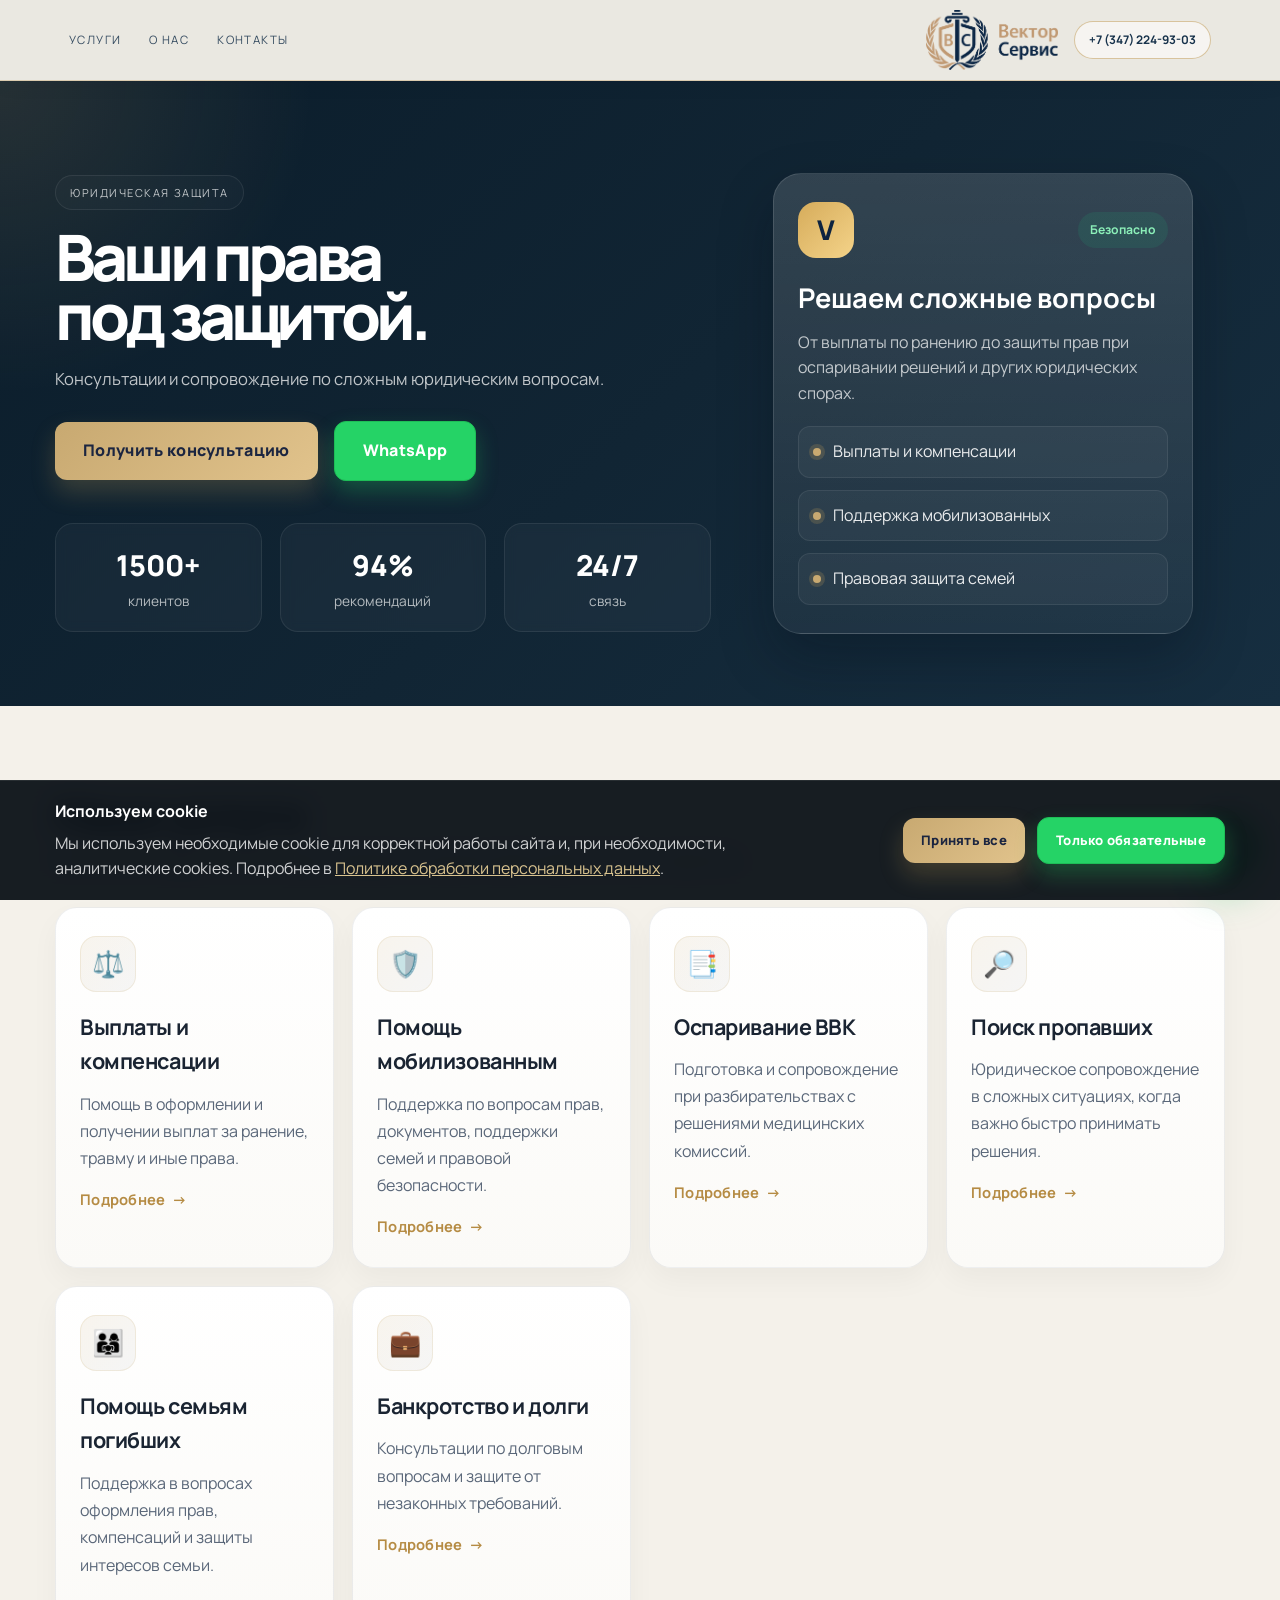
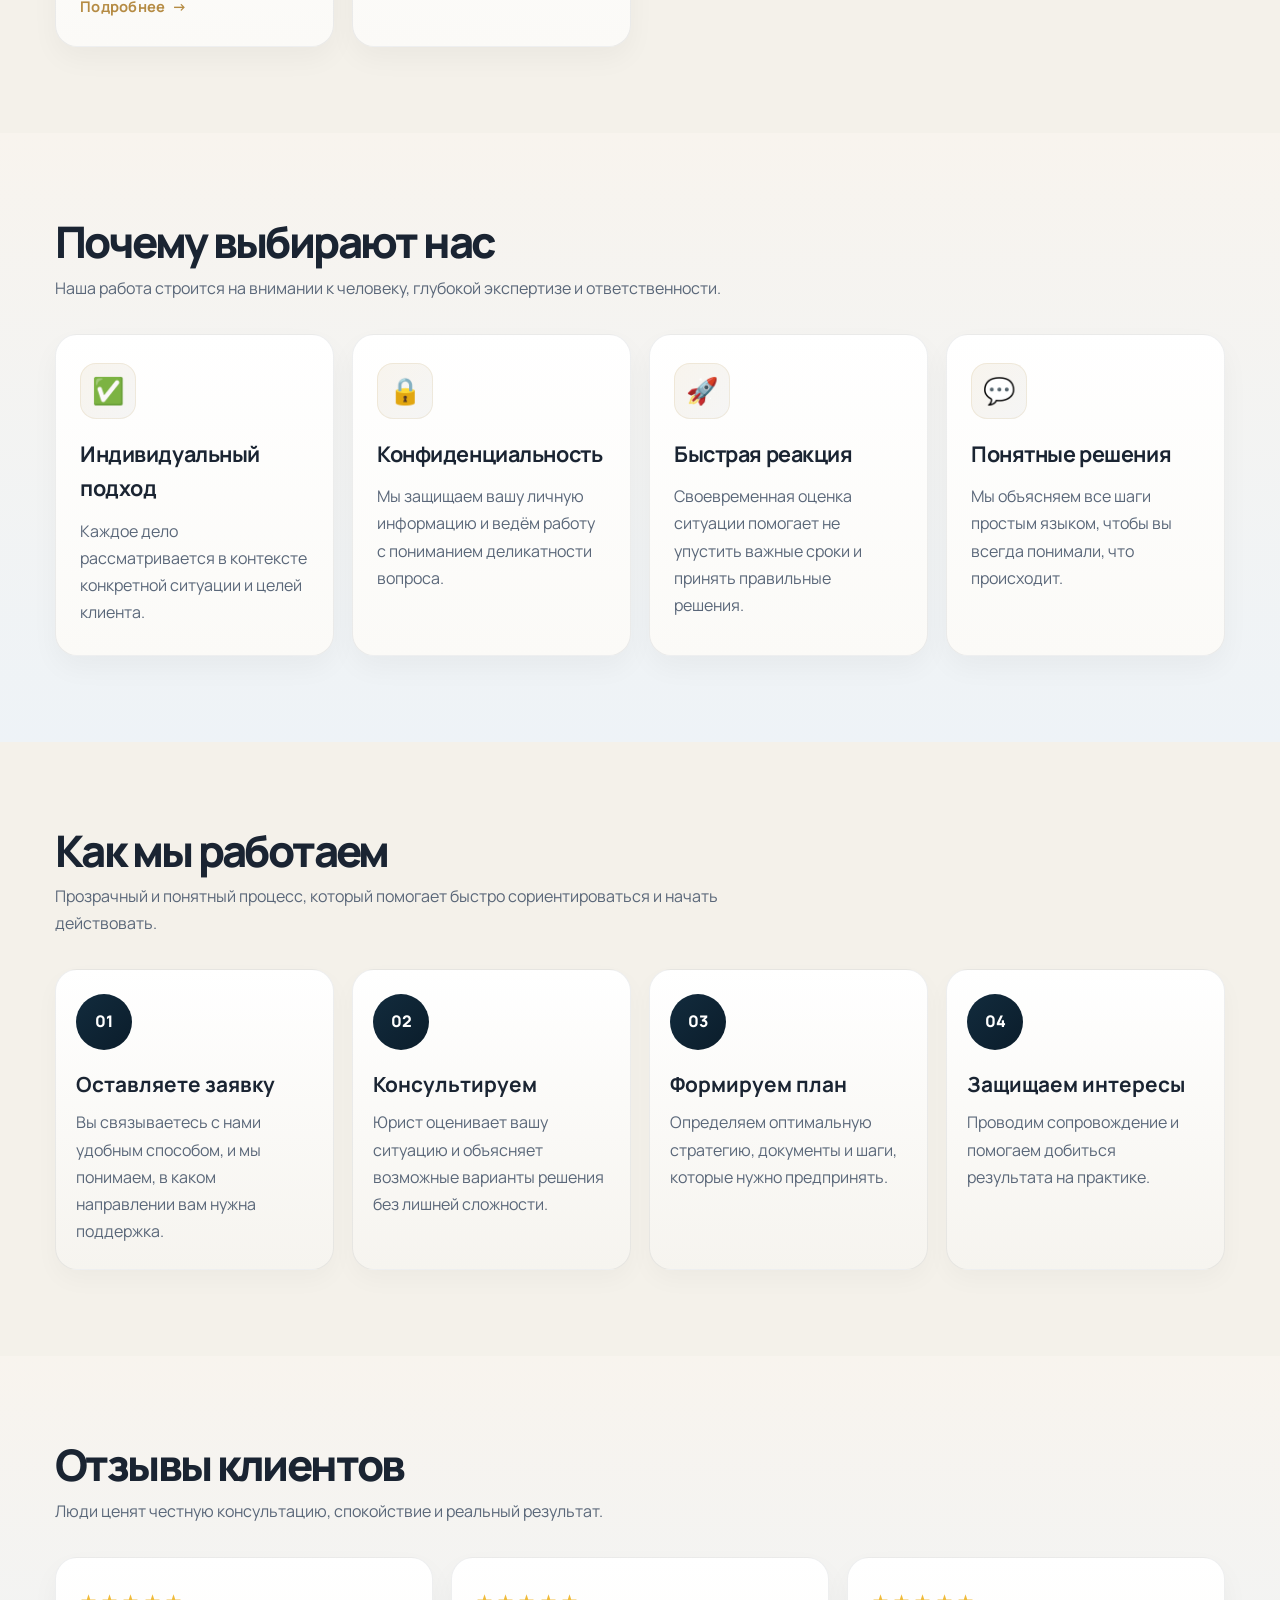
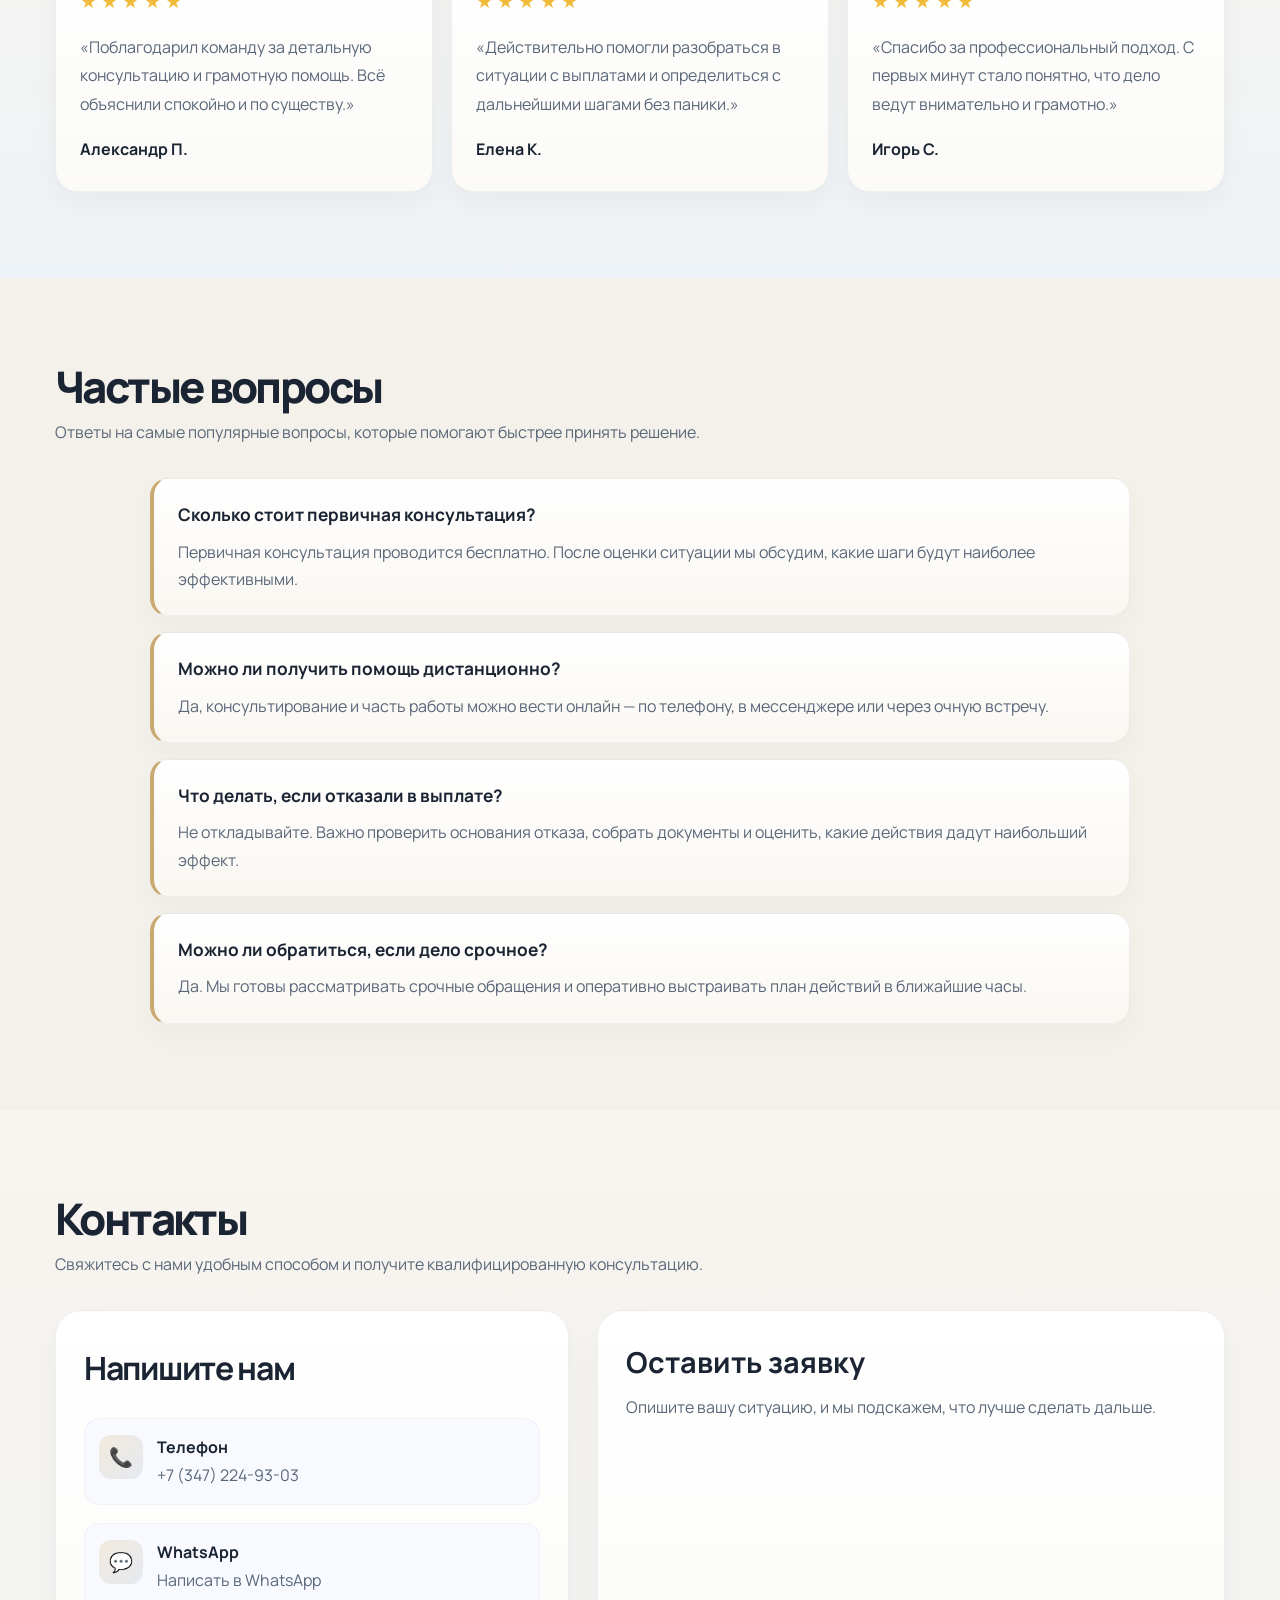
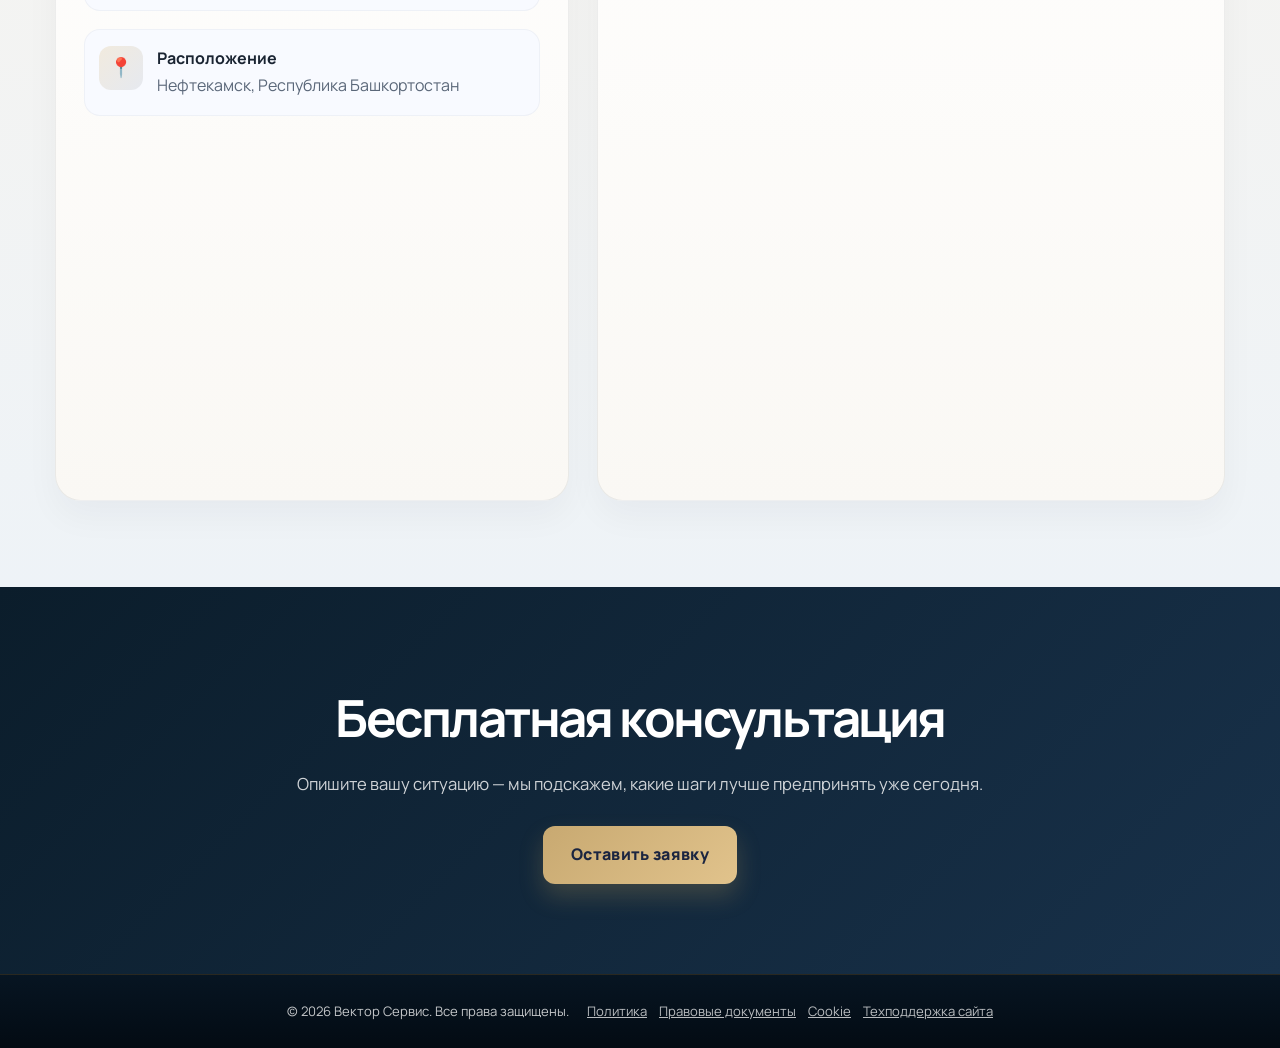
<file: index.html>
<!DOCTYPE html>
<html lang="ru">
<head>
    <meta charset="UTF-8">
    <meta name="viewport" content="width=device-width, initial-scale=1.0">
    <title>Вектор Сервис — Юридическая помощь военнослужащим и семьям</title>
    <meta name="description" content="Юридическая помощь военнослужащим, мобилизованным и членам их семей. Выплаты, компенсации, оспаривание ВВК, банкротство. Бесплатная консультация.">
    <link rel="canonical" href="https://vectorservice.vercel.app/">
    <meta property="og:title" content="Вектор Сервис — Юридическая помощь военнослужащим">
    <meta property="og:description" content="Консультации и сопровождение по выплатам, компенсациям, ВВК и защите прав семей военнослужащих.">
    <meta property="og:type" content="website">
    <meta property="og:url" content="https://vectorservice.vercel.app/">
    <meta property="og:locale" content="ru_RU">
    <meta property="og:site_name" content="Вектор Сервис">
    <link rel="icon" type="image/png" href="logo.png">
    <link rel="preconnect" href="https://fonts.googleapis.com">
    <link rel="preconnect" href="https://fonts.gstatic.com" crossorigin>
    <link href="https://fonts.googleapis.com/css2?family=Manrope:wght@400;500;600;700;800&display=swap" rel="stylesheet">
    <link rel="stylesheet" href="style/style.css">
    <script type="application/ld+json">
    {
      "@context": "https://schema.org",
      "@type": "LegalService",
      "name": "ООО Вектор Сервис",
      "url": "https://vectorservice.vercel.app/",
      "telephone": "+7-347-224-93-03",
      "address": {
        "@type": "PostalAddress",
        "addressLocality": "Нефтекамск",
        "addressRegion": "Республика Башкортостан",
        "addressCountry": "RU"
      },
      "areaServed": "RU"
    }
    </script>
</head>
<body>
    <div class="cookie-banner" id="cookieBanner" aria-live="polite">
        <div class="container cookie-inner">
            <div class="cookie-copy">
                <strong>Используем cookie</strong>
                <p>Мы используем необходимые cookie для корректной работы сайта и, при необходимости, аналитические cookies. Подробнее в <a href="privacy-policy.html">Политике обработки персональных данных</a>.</p>
            </div>
            <div class="cookie-actions">
                <button type="button" class="btn btn-small" id="cookieAccept">Принять все</button>
                <button type="button" class="btn secondary btn-small" id="cookieOnlyEssential">Только обязательные</button>
            </div>
        </div>
    </div>

    <header>
        <div class="container header-inner">
            <nav class="top-nav" aria-label="Главное меню">
                <a href="#services">Услуги</a>
                <a href="#about">О нас</a>
                <a href="#contacts">Контакты</a>
            </nav>
            <div class="logo" aria-label="Логотип компании">
                <img src="logo.png" alt="Вектор Сервис — логотип">
            </div>
            <a class="header-phone" href="tel:+73472249303">+7 (347) 224-93-03</a>
            <button class="menu-toggle" type="button" aria-label="Открыть меню" aria-expanded="false">
                <span></span><span></span><span></span>
            </button>
        </div>
        <nav class="mobile-nav" id="mobileNav" aria-label="Мобильное меню">
            <a href="#services">Услуги</a>
            <a href="#about">О нас</a>
            <a href="#reviews">Отзывы</a>
            <a href="#faq">FAQ</a>
            <a href="#contacts">Контакты</a>
        </nav>
    </header>

    <main>
        <section class="hero">
            <div class="container hero-grid">
                <div class="hero-text">
                    <div class="hero-badge">Юридическая защита</div>
                    <h1>Ваши права<br>под защитой.</h1>
                    <p>Консультации и сопровождение по сложным юридическим вопросам.</p>
                    <div class="hero-actions">
                        <a href="#contacts" class="btn">Получить консультацию</a>
                        <a href="https://wa.me/79930625011" target="_blank" rel="noopener" class="btn secondary">WhatsApp</a>
                    </div>
                    <div class="hero-stats">
                        <div class="stat-box"><strong>1500+</strong><span>клиентов</span></div>
                        <div class="stat-box"><strong>94%</strong><span>рекомендаций</span></div>
                        <div class="stat-box"><strong>24/7</strong><span>связь</span></div>
                    </div>
                </div>
                <div class="hero-visual">
                    <div class="visual-card">
                        <div class="visual-top">
                            <div class="logo-mark">V</div>
                            <div class="visual-badge">Безопасно</div>
                        </div>
                        <h3>Решаем сложные вопросы</h3>
                        <p>От выплаты по ранению до защиты прав при оспаривании решений и других юридических спорах.</p>
                        <div class="mini-list">
                            <div class="mini-item"><span class="dot"></span> Выплаты и компенсации</div>
                            <div class="mini-item"><span class="dot"></span> Поддержка мобилизованных</div>
                            <div class="mini-item"><span class="dot"></span> Правовая защита семей</div>
                        </div>
                    </div>
                </div>
            </div>
        </section>

        <section class="section" id="services">
            <div class="container">
                <div class="section-title">
                    <h2>Наши услуги</h2>
                    <p>Комплексная юридическая помощь в вопросах, где важно действовать быстро и грамотно.</p>
                </div>
                <div class="cards">
                    <a class="card" href="services/vyplaty-i-kompensatsii.html">
                        <div class="icon">⚖️</div>
                        <h3>Выплаты и компенсации</h3>
                        <p>Помощь в оформлении и получении выплат за ранение, травму и иные права.</p>
                        <div class="card-link">Подробнее <span>→</span></div>
                    </a>
                    <a class="card" href="services/pomoshch-mobilizovannym.html">
                        <div class="icon">🛡️</div>
                        <h3>Помощь мобилизованным</h3>
                        <p>Поддержка по вопросам прав, документов, поддержки семей и правовой безопасности.</p>
                        <div class="card-link">Подробнее <span>→</span></div>
                    </a>
                    <a class="card" href="services/osparivanie-vvk.html">
                        <div class="icon">📑</div>
                        <h3>Оспаривание ВВК</h3>
                        <p>Подготовка и сопровождение при разбирательствах с решениями медицинских комиссий.</p>
                        <div class="card-link">Подробнее <span>→</span></div>
                    </a>
                    <a class="card" href="services/poisk-propavshih.html">
                        <div class="icon">🔎</div>
                        <h3>Поиск пропавших</h3>
                        <p>Юридическое сопровождение в сложных ситуациях, когда важно быстро принимать решения.</p>
                        <div class="card-link">Подробнее <span>→</span></div>
                    </a>
                    <a class="card" href="services/pomoshch-semyam-pogibshih.html">
                        <div class="icon">👨‍👩‍👧</div>
                        <h3>Помощь семьям погибших</h3>
                        <p>Поддержка в вопросах оформления прав, компенсаций и защиты интересов семьи.</p>
                        <div class="card-link">Подробнее <span>→</span></div>
                    </a>
                    <a class="card" href="services/bankrotstvo-i-dolgi.html">
                        <div class="icon">💼</div>
                        <h3>Банкротство и долги</h3>
                        <p>Консультации по долговым вопросам и защите от незаконных требований.</p>
                        <div class="card-link">Подробнее <span>→</span></div>
                    </a>
                </div>
            </div>
        </section>

        <section class="section alt" id="about">
            <div class="container">
                <div class="section-title">
                    <h2>Почему выбирают нас</h2>
                    <p>Наша работа строится на внимании к человеку, глубокой экспертизе и ответственности.</p>
                </div>
                <div class="cards">
                    <div class="card"><div class="icon">✅</div><h3>Индивидуальный подход</h3><p>Каждое дело рассматривается в контексте конкретной ситуации и целей клиента.</p></div>
                    <div class="card"><div class="icon">🔒</div><h3>Конфиденциальность</h3><p>Мы защищаем вашу личную информацию и ведём работу с пониманием деликатности вопроса.</p></div>
                    <div class="card"><div class="icon">🚀</div><h3>Быстрая реакция</h3><p>Своевременная оценка ситуации помогает не упустить важные сроки и принять правильные решения.</p></div>
                    <div class="card"><div class="icon">💬</div><h3>Понятные решения</h3><p>Мы объясняем все шаги простым языком, чтобы вы всегда понимали, что происходит.</p></div>
                </div>
            </div>
        </section>

        <section class="section">
            <div class="container">
                <div class="section-title">
                    <h2>Как мы работаем</h2>
                    <p>Прозрачный и понятный процесс, который помогает быстро сориентироваться и начать действовать.</p>
                </div>
                <div class="steps">
                    <div class="step"><div class="step-number">01</div><h3>Оставляете заявку</h3><p>Вы связываетесь с нами удобным способом, и мы понимаем, в каком направлении вам нужна поддержка.</p></div>
                    <div class="step"><div class="step-number">02</div><h3>Консультируем</h3><p>Юрист оценивает вашу ситуацию и объясняет возможные варианты решения без лишней сложности.</p></div>
                    <div class="step"><div class="step-number">03</div><h3>Формируем план</h3><p>Определяем оптимальную стратегию, документы и шаги, которые нужно предпринять.</p></div>
                    <div class="step"><div class="step-number">04</div><h3>Защищаем интересы</h3><p>Проводим сопровождение и помогаем добиться результата на практике.</p></div>
                </div>
            </div>
        </section>

        <section class="section alt" id="reviews">
            <div class="container">
                <div class="section-title">
                    <h2>Отзывы клиентов</h2>
                    <p>Люди ценят честную консультацию, спокойствие и реальный результат.</p>
                </div>
                <div class="cards">
                    <div class="card review-card"><div class="stars">★★★★★</div><p>«Поблагодарил команду за детальную консультацию и грамотную помощь. Всё объяснили спокойно и по существу.»</p><strong>Александр П.</strong></div>
                    <div class="card review-card"><div class="stars">★★★★★</div><p>«Действительно помогли разобраться в ситуации с выплатами и определиться с дальнейшими шагами без паники.»</p><strong>Елена К.</strong></div>
                    <div class="card review-card"><div class="stars">★★★★★</div><p>«Спасибо за профессиональный подход. С первых минут стало понятно, что дело ведут внимательно и грамотно.»</p><strong>Игорь С.</strong></div>
                </div>
            </div>
        </section>

        <section class="section" id="faq">
            <div class="container">
                <div class="section-title">
                    <h2>Частые вопросы</h2>
                    <p>Ответы на самые популярные вопросы, которые помогают быстрее принять решение.</p>
                </div>
                <div class="faq-list">
                    <div class="faq-item"><h3>Сколько стоит первичная консультация?</h3><p>Первичная консультация проводится бесплатно. После оценки ситуации мы обсудим, какие шаги будут наиболее эффективными.</p></div>
                    <div class="faq-item"><h3>Можно ли получить помощь дистанционно?</h3><p>Да, консультирование и часть работы можно вести онлайн — по телефону, в мессенджере или через очную встречу.</p></div>
                    <div class="faq-item"><h3>Что делать, если отказали в выплате?</h3><p>Не откладывайте. Важно проверить основания отказа, собрать документы и оценить, какие действия дадут наибольший эффект.</p></div>
                    <div class="faq-item"><h3>Можно ли обратиться, если дело срочное?</h3><p>Да. Мы готовы рассматривать срочные обращения и оперативно выстраивать план действий в ближайшие часы.</p></div>
                </div>
            </div>
        </section>

        <section class="section alt" id="contacts">
            <div class="container">
                <div class="section-title">
                    <h2>Контакты</h2>
                    <p>Свяжитесь с нами удобным способом и получите квалифицированную консультацию.</p>
                </div>
                <div class="contact-wrap">
                    <div class="contact-panel">
                        <h3>Напишите нам</h3>
                        <div class="contact-list">

                            <div class="contact-item">
                                <div class="contact-icon">📞</div>
                                <div>
                                    <strong>Телефон</strong>
                                    <a href="tel:+73472249303">+7 (347) 224-93-03</a>
                                </div>
                            </div>
                            <div class="contact-item">
                                <div class="contact-icon">💬</div>
                                <div>
                                    <strong>WhatsApp</strong>
                                    <a href="https://wa.me/79930625011" target="_blank">Написать в WhatsApp</a>
                                </div>
                            </div>
                           
                            <div class="contact-item">
                                <div class="contact-icon">📍</div>
                                <div>
                                    <strong>Расположение</strong>
                                    <span>Нефтекамск, Республика Башкортостан</span>
                                </div>
                            </div>
                        </div>
                    </div>
                   <div class="form-panel">
    <h3>Оставить заявку</h3>
    <p>Опишите вашу ситуацию, и мы подскажем, что лучше сделать дальше.</p>
    <script src="https://forms.yandex.ru/_static/embed.js"></script>
    <iframe 
        src="https://forms.yandex.ru/cloud/6aec9d3795add5619d3cfd38?iframe=1" 
        frameborder="0" 
        name="ya-form-6aec9d3795add5619d3cfd38" 
        width="100%" 
        height="620"
        style="border: none; border-radius: 16px; min-height: 560px; max-width: 100%;">
    </iframe>
</div>
                </div>
            </div>
        </section>

        <section class="cta">
            <div class="container cta-inner">
                <h2>Бесплатная консультация</h2>
                <p>Опишите вашу ситуацию — мы подскажем, какие шаги лучше предпринять уже сегодня.</p>
                <a href="#contacts" class="btn">Оставить заявку</a>
            </div>
        </section>
    </main>

  <footer>
    <div class="footer-legal">
        <span>© <span id="currentYear"></span> Вектор Сервис. Все права защищены.</span>
        <div class="footer-links">
            <a href="privacy-policy.html">Политика</a>
            <a href="legal-docs.html">Правовые документы</a>
            <a href="legal-docs.html#cookie">Cookie</a>
            <a href="https://forms.yandex.ru/cloud/6aed5d8d49af4703d9f0cf49" target="_blank" rel="noopener">Техподдержка сайта</a>
        </div>
    </div>
</footer>
    <a href="https://wa.me/79930625011" class="whatsapp-btn" target="_blank" rel="noopener" aria-label="WhatsApp">💬</a>

    <script>
        const currentYearEl = document.getElementById('currentYear');
        if (currentYearEl) currentYearEl.textContent = new Date().getFullYear();

        const menuToggle = document.querySelector('.menu-toggle');
        const mobileNav = document.getElementById('mobileNav');
        if (menuToggle && mobileNav) {
            menuToggle.addEventListener('click', function () {
                const isOpen = mobileNav.classList.toggle('open');
                menuToggle.setAttribute('aria-expanded', String(isOpen));
            });
            mobileNav.querySelectorAll('a').forEach(function (link) {
                link.addEventListener('click', function () {
                    mobileNav.classList.remove('open');
                    menuToggle.setAttribute('aria-expanded', 'false');
                });
            });
        }

        const cookieBanner = document.getElementById('cookieBanner');
        const cookieAccept = document.getElementById('cookieAccept');
        const cookieOnlyEssential = document.getElementById('cookieOnlyEssential');
        function setCookieConsent(value) {
            localStorage.setItem('cookieConsent', value);
            if (cookieBanner) cookieBanner.classList.add('hidden');
        }
        if (localStorage.getItem('cookieConsent') && cookieBanner) cookieBanner.classList.add('hidden');
        if (cookieAccept) cookieAccept.addEventListener('click', function () { setCookieConsent('all'); });
        if (cookieOnlyEssential) cookieOnlyEssential.addEventListener('click', function () { setCookieConsent('essential'); });

        const form = document.getElementById('contactForm');
        const submitBtn = document.getElementById('submitBtn');
        const statusEl = document.getElementById('formStatus');
        if (window.location.search.includes('sent=1')) {
            if (statusEl) {
                statusEl.textContent = 'Заявка успешно отправлена. Мы свяжемся с вами в ближайшее время.';
                statusEl.style.color = '#1bbf7a';
            }
            if (window.history.replaceState) window.history.replaceState(null, '', window.location.pathname + '#contacts');
        }
        if (form && submitBtn) {
            form.addEventListener('submit', function () {
                submitBtn.disabled = true;
                submitBtn.textContent = 'Отправляем...';
                if (statusEl) {
                    statusEl.textContent = 'Отправляем заявку...';
                    statusEl.style.color = '#5a6779';
                }
            });
        }
    </script>
</body>
</html>
</file>
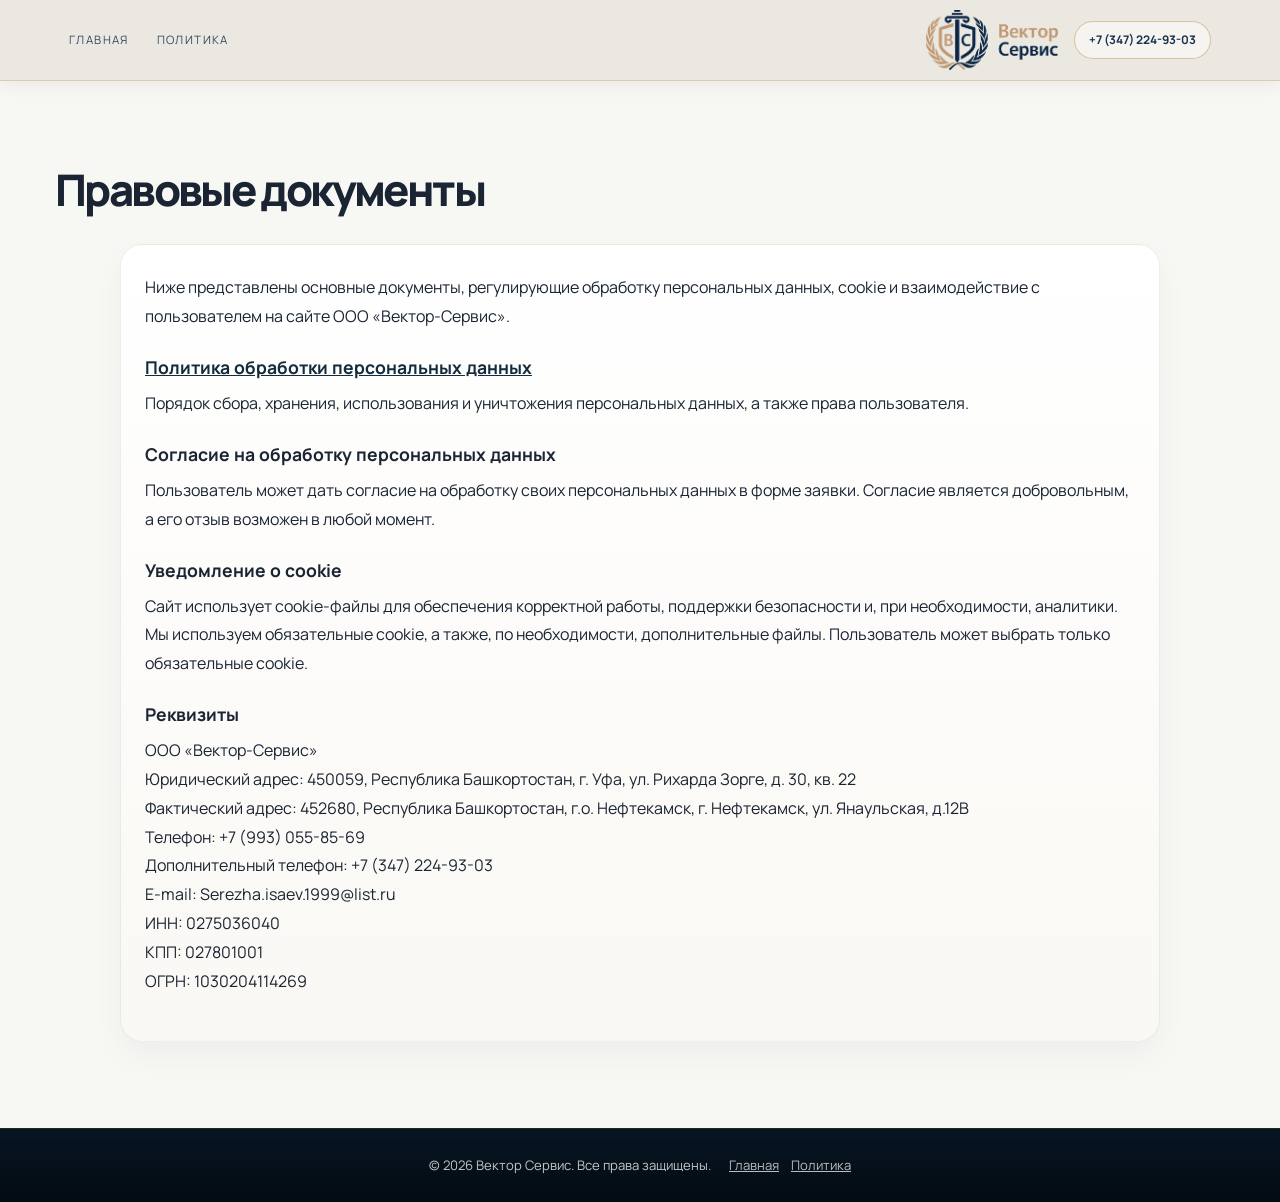
<file: legal-docs.html>
<!DOCTYPE html>
<html lang="ru">
<head>
    <meta charset="UTF-8">
    <meta name="viewport" content="width=device-width, initial-scale=1.0">
    <title>Правовые документы</title>
    <link rel="icon" type="image/png" href="logo.png">
    <link rel="preconnect" href="https://fonts.googleapis.com">
    <link rel="preconnect" href="https://fonts.gstatic.com" crossorigin>
    <link href="https://fonts.googleapis.com/css2?family=Manrope:wght@400;500;600;700;800&display=swap" rel="stylesheet">
    <link rel="stylesheet" href="style/style.css">
</head>
<body>
    <header>
        <div class="container header-inner">
            <nav class="top-nav" aria-label="Главное меню">
                <a href="index.html">Главная</a>
                <a href="privacy-policy.html">Политика</a>
            </nav>

            <div class="logo" aria-label="Логотип компании">
                <img src="logo.png" alt="Логотип компании">
            </div>

            <a class="header-phone" href="tel:+73472249303">+7 (347) 224-93-03</a>
        </div>
    </header>

    <main>
        <section class="section legal-docs">
            <div class="container">
                <div class="section-title">
                    <h2>Правовые документы</h2>
                </div>

                <div class="legal-article">
                    <p>Ниже представлены основные документы, регулирующие обработку персональных данных, cookie и взаимодействие с пользователем на сайте ООО «Вектор-Сервис».</p>

                    <div class="legal-doc-group">
                        <h3><a href="privacy-policy.html">Политика обработки персональных данных</a></h3>
                        <p>Порядок сбора, хранения, использования и уничтожения персональных данных, а также права пользователя.</p>
                    </div>

                    <div class="legal-doc-group">
                        <h3>Согласие на обработку персональных данных</h3>
                        <p>Пользователь может дать согласие на обработку своих персональных данных в форме заявки. Согласие является добровольным, а его отзыв возможен в любой момент.</p>
                    </div>

                    <div class="legal-doc-group" id="cookie">
                        <h3>Уведомление о cookie</h3>
                        <p>Сайт использует cookie-файлы для обеспечения корректной работы, поддержки безопасности и, при необходимости, аналитики. Мы используем обязательные cookie, а также, по необходимости, дополнительные файлы. Пользователь может выбрать только обязательные cookie.</p>
                    </div>

                    <div class="legal-doc-group">
                        <h3>Реквизиты</h3>
                        <p>ООО «Вектор-Сервис»<br>
                        Юридический адрес: 450059, Республика Башкортостан, г. Уфа, ул. Рихарда Зорге, д. 30, кв. 22<br>
                        Фактический адрес: 452680, Республика Башкортостан, г.о. Нефтекамск, г. Нефтекамск, ул. Янаульская, д.12В<br>
                        Телефон: +7 (993) 055-85-69<br>Дополнительный телефон: +7 (347) 224-93-03<br>
                        E-mail: Serezha.isaev.1999@list.ru<br>
                        ИНН: 0275036040<br>
                        КПП: 027801001<br>
                        ОГРН: 1030204114269</p>
                    </div>
                </div>
            </div>
        </section>
    </main>

    <footer>
        <div class="footer-legal">
            <span>© <span id="currentYear"></span> Вектор Сервис. Все права защищены.</span>
            <div class="footer-links">
                <a href="index.html">Главная</a>
                <a href="privacy-policy.html">Политика</a>
            </div>
        </div>
    </footer>

    <script>
        const currentYear = new Date().getFullYear();
        const currentYearEl = document.getElementById('currentYear');
        if (currentYearEl) {
            currentYearEl.textContent = currentYear;
        }
    </script>
</body>
</html>
</file>
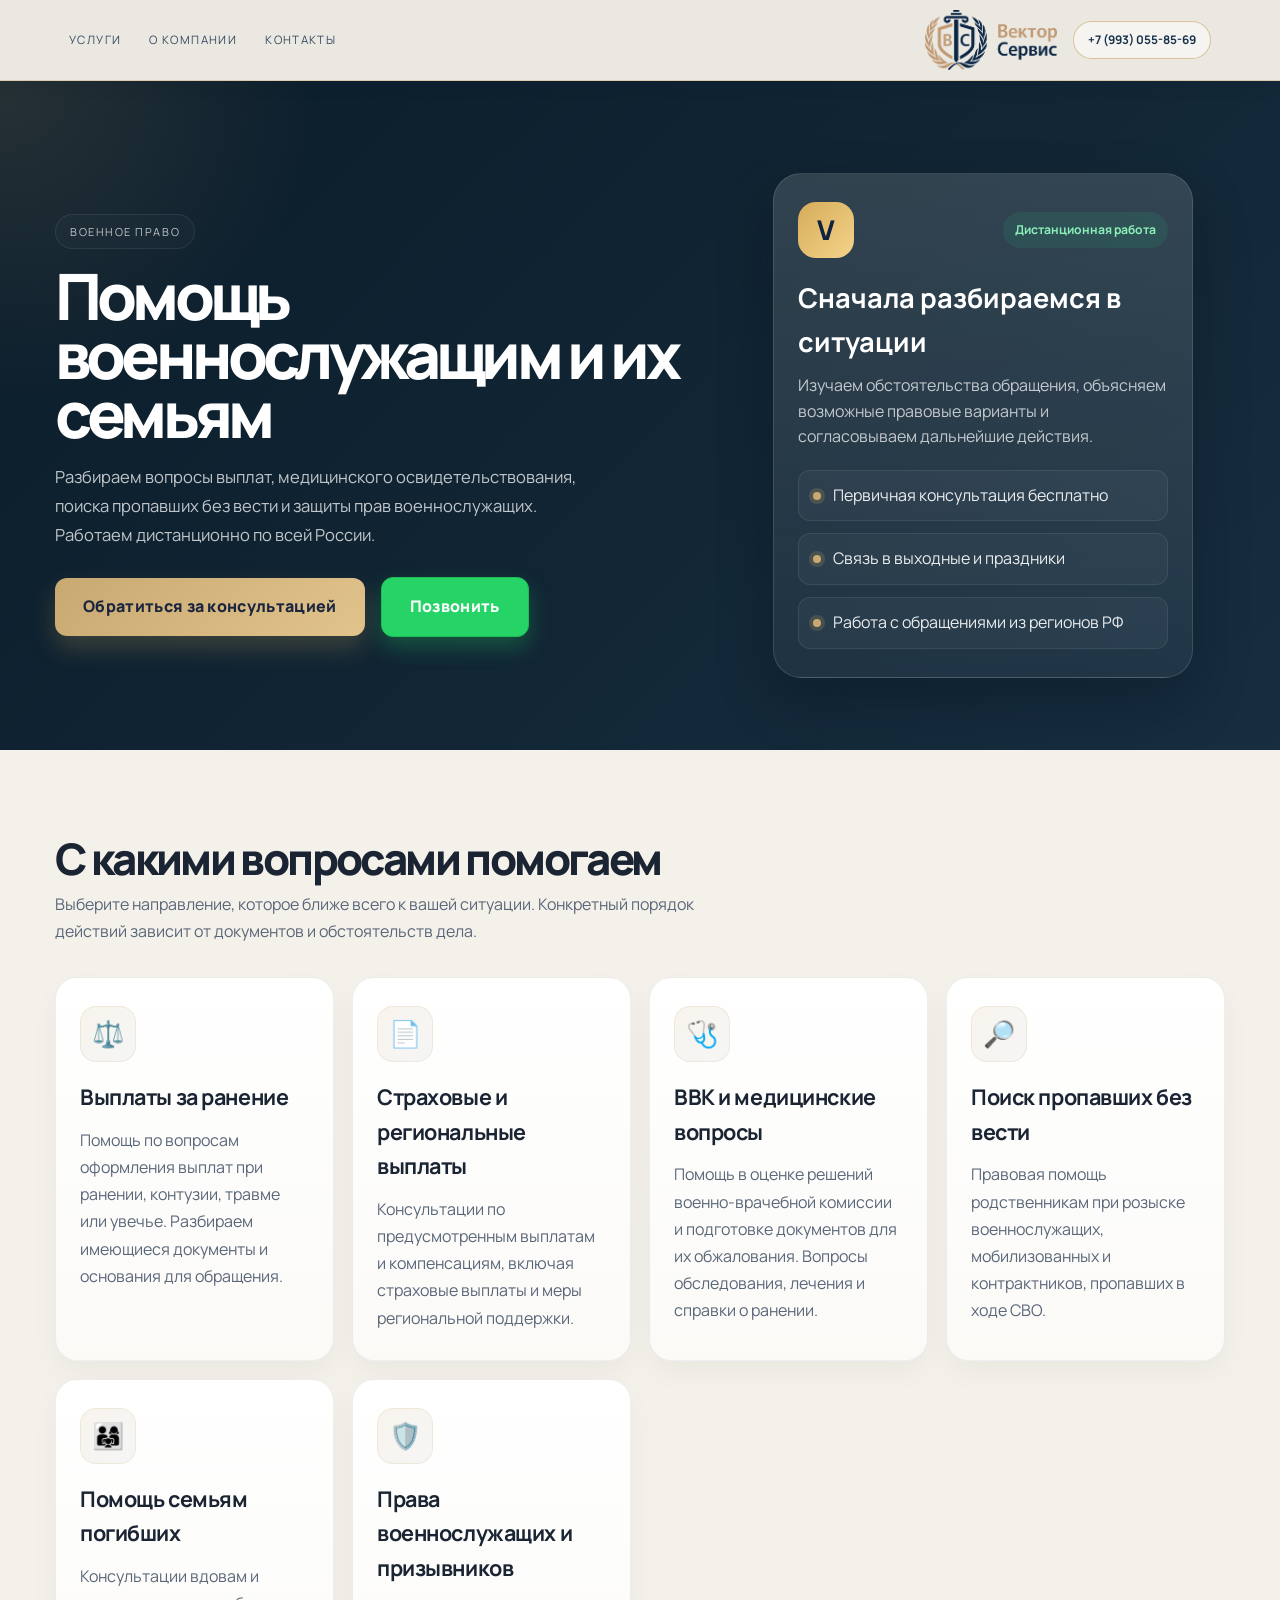
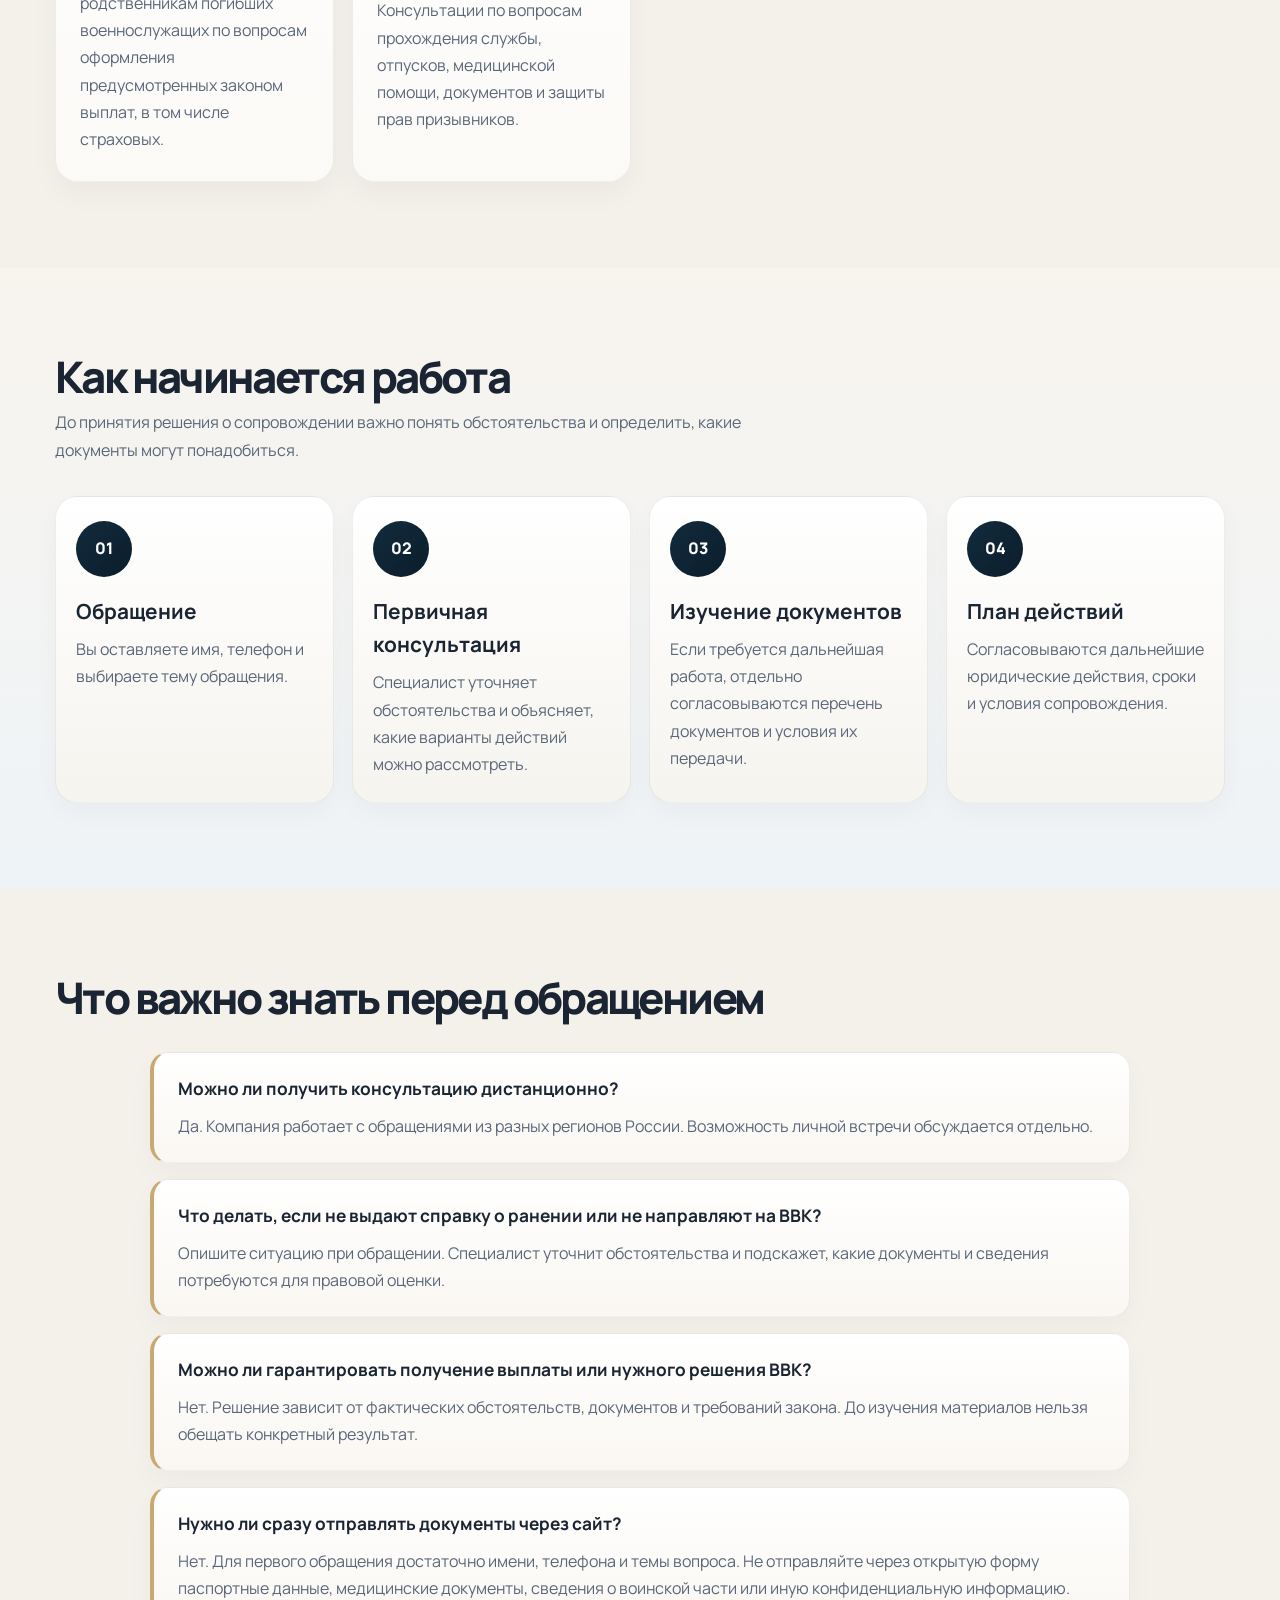
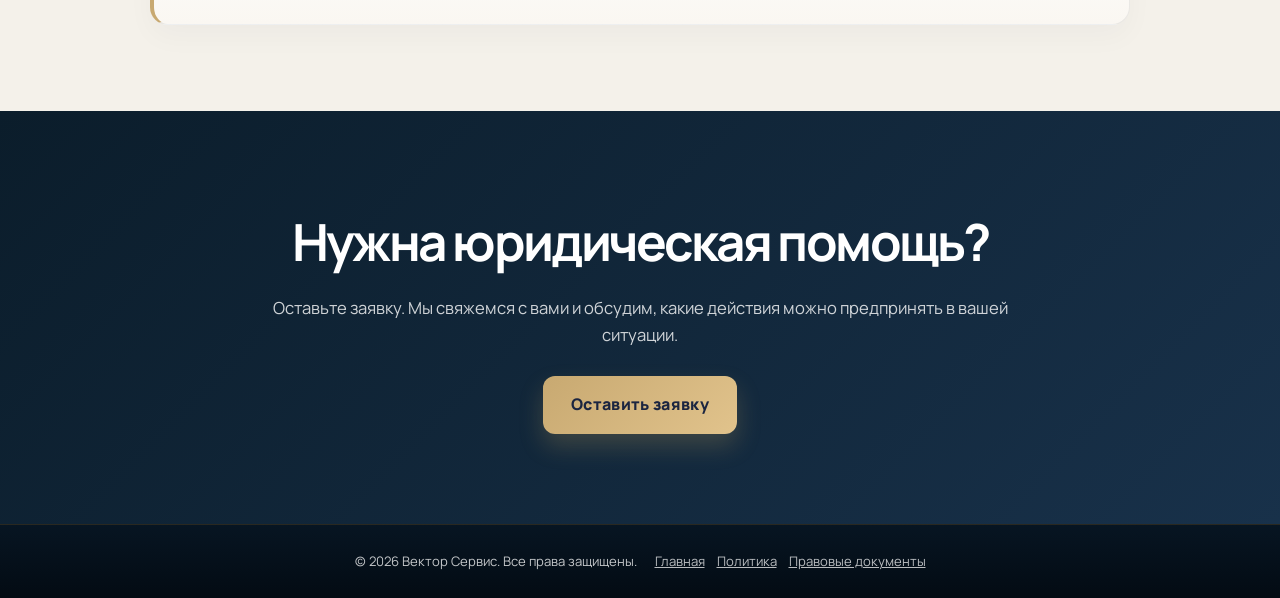
<file: military-law.html>
<!DOCTYPE html>
<html lang="ru">
<head>
    <meta charset="UTF-8">
    <meta name="viewport" content="width=device-width, initial-scale=1.0">
    <title>Военное право: помощь военнослужащим и семьям | Вектор Сервис</title>
    <meta name="description" content="Юридическая помощь военнослужащим и семьям участников СВО: выплаты за ранение, страховые и региональные компенсации, обжалование ВВК, поиск пропавших без вести, права призывников.">
    <link rel="icon" type="image/png" href="logo.png">
    <link rel="preconnect" href="https://fonts.googleapis.com">
    <link rel="preconnect" href="https://fonts.gstatic.com" crossorigin>
    <link href="https://fonts.googleapis.com/css2?family=Manrope:wght@400;500;600;700;800&display=swap" rel="stylesheet">
    <link rel="stylesheet" href="style/style.css">
</head>
<body>
    <header>
        <div class="container header-inner">
            <nav class="top-nav" aria-label="Главное меню">
                <a href="index.html#services">Услуги</a>
                <a href="index.html#about">О компании</a>
                <a href="index.html#contacts">Контакты</a>
            </nav>
            <div class="logo" aria-label="Логотип компании">
                <a href="index.html"><img src="logo.png" alt="Вектор Сервис"></a>
            </div>
            <a class="header-phone" href="tel:+79930558569">+7 (993) 055-85-69</a>
            <button class="menu-toggle" type="button" aria-label="Открыть меню" aria-expanded="false">
                <span></span><span></span><span></span>
            </button>
        </div>
        <nav class="mobile-nav" id="mobileNav" aria-label="Мобильное меню">
            <a href="index.html">Главная</a>
            <a href="#directions">Направления помощи</a>
            <a href="#process">Как работаем</a>
            <a href="index.html#contacts">Оставить заявку</a>
        </nav>
    </header>

    <main>
        <section class="hero">
            <div class="container hero-grid">
                <div class="hero-text">
                    <div class="hero-badge">Военное право</div>
                    <h1>Помощь военнослужащим и их семьям</h1>
                    <p>Разбираем вопросы выплат, медицинского освидетельствования, поиска пропавших без вести и защиты прав военнослужащих. Работаем дистанционно по всей России.</p>
                    <div class="hero-actions">
                        <a href="index.html#contacts" class="btn">Обратиться за консультацией</a>
                        <a href="tel:+79930558569" class="btn secondary">Позвонить</a>
                    </div>
                </div>
                <div class="hero-visual">
                    <div class="visual-card">
                        <div class="visual-top">
                            <div class="logo-mark">V</div>
                            <div class="visual-badge">Дистанционная работа</div>
                        </div>
                        <h3>Сначала разбираемся в ситуации</h3>
                        <p>Изучаем обстоятельства обращения, объясняем возможные правовые варианты и согласовываем дальнейшие действия.</p>
                        <div class="mini-list">
                            <div class="mini-item"><span class="dot"></span> Первичная консультация бесплатно</div>
                            <div class="mini-item"><span class="dot"></span> Связь в выходные и праздники</div>
                            <div class="mini-item"><span class="dot"></span> Работа с обращениями из регионов РФ</div>
                        </div>
                    </div>
                </div>
            </div>
        </section>

        <section class="section" id="directions">
            <div class="container">
                <div class="section-title">
                    <h2>С какими вопросами помогаем</h2>
                    <p>Выберите направление, которое ближе всего к вашей ситуации. Конкретный порядок действий зависит от документов и обстоятельств дела.</p>
                </div>
                <div class="cards">
                    <article class="card">
                        <div class="icon">⚖️</div>
                        <h3>Выплаты за ранение</h3>
                        <p>Помощь по вопросам оформления выплат при ранении, контузии, травме или увечье. Разбираем имеющиеся документы и основания для обращения.</p>
                    </article>
                    <article class="card">
                        <div class="icon">📄</div>
                        <h3>Страховые и региональные выплаты</h3>
                        <p>Консультации по предусмотренным выплатам и компенсациям, включая страховые выплаты и меры региональной поддержки.</p>
                    </article>
                    <article class="card">
                        <div class="icon">🩺</div>
                        <h3>ВВК и медицинские вопросы</h3>
                        <p>Помощь в оценке решений военно-врачебной комиссии и подготовке документов для их обжалования. Вопросы обследования, лечения и справки о ранении.</p>
                    </article>
                    <article class="card">
                        <div class="icon">🔎</div>
                        <h3>Поиск пропавших без вести</h3>
                        <p>Правовая помощь родственникам при розыске военнослужащих, мобилизованных и контрактников, пропавших в ходе СВО.</p>
                    </article>
                    <article class="card">
                        <div class="icon">👨‍👩‍👧</div>
                        <h3>Помощь семьям погибших</h3>
                        <p>Консультации вдовам и родственникам погибших военнослужащих по вопросам оформления предусмотренных законом выплат, в том числе страховых.</p>
                    </article>
                    <article class="card">
                        <div class="icon">🛡️</div>
                        <h3>Права военнослужащих и призывников</h3>
                        <p>Консультации по вопросам прохождения службы, отпусков, медицинской помощи, документов и защиты прав призывников.</p>
                    </article>
                </div>
            </div>
        </section>

        <section class="section alt" id="process">
            <div class="container">
                <div class="section-title">
                    <h2>Как начинается работа</h2>
                    <p>До принятия решения о сопровождении важно понять обстоятельства и определить, какие документы могут понадобиться.</p>
                </div>
                <div class="steps">
                    <div class="step">
                        <div class="step-number">01</div>
                        <h3>Обращение</h3>
                        <p>Вы оставляете имя, телефон и выбираете тему обращения.</p>
                    </div>
                    <div class="step">
                        <div class="step-number">02</div>
                        <h3>Первичная консультация</h3>
                        <p>Специалист уточняет обстоятельства и объясняет, какие варианты действий можно рассмотреть.</p>
                    </div>
                    <div class="step">
                        <div class="step-number">03</div>
                        <h3>Изучение документов</h3>
                        <p>Если требуется дальнейшая работа, отдельно согласовываются перечень документов и условия их передачи.</p>
                    </div>
                    <div class="step">
                        <div class="step-number">04</div>
                        <h3>План действий</h3>
                        <p>Согласовываются дальнейшие юридические действия, сроки и условия сопровождения.</p>
                    </div>
                </div>
            </div>
        </section>

        <section class="section">
            <div class="container">
                <div class="section-title">
                    <h2>Что важно знать перед обращением</h2>
                </div>
                <div class="faq-list">
                    <div class="faq-item">
                        <h3>Можно ли получить консультацию дистанционно?</h3>
                        <p>Да. Компания работает с обращениями из разных регионов России. Возможность личной встречи обсуждается отдельно.</p>
                    </div>
                    <div class="faq-item">
                        <h3>Что делать, если не выдают справку о ранении или не направляют на ВВК?</h3>
                        <p>Опишите ситуацию при обращении. Специалист уточнит обстоятельства и подскажет, какие документы и сведения потребуются для правовой оценки.</p>
                    </div>
                    <div class="faq-item">
                        <h3>Можно ли гарантировать получение выплаты или нужного решения ВВК?</h3>
                        <p>Нет. Решение зависит от фактических обстоятельств, документов и требований закона. До изучения материалов нельзя обещать конкретный результат.</p>
                    </div>
                    <div class="faq-item">
                        <h3>Нужно ли сразу отправлять документы через сайт?</h3>
                        <p>Нет. Для первого обращения достаточно имени, телефона и темы вопроса. Не отправляйте через открытую форму паспортные данные, медицинские документы, сведения о воинской части или иную конфиденциальную информацию.</p>
                    </div>
                </div>
            </div>
        </section>

        <section class="cta">
            <div class="container cta-inner">
                <h2>Нужна юридическая помощь?</h2>
                <p>Оставьте заявку. Мы свяжемся с вами и обсудим, какие действия можно предпринять в вашей ситуации.</p>
                <a href="index.html#contacts" class="btn">Оставить заявку</a>
            </div>
        </section>
    </main>

    <footer>
        <div class="footer-legal">
            <span>© <span id="currentYear"></span> Вектор Сервис. Все права защищены.</span>
            <div class="footer-links">
                <a href="index.html">Главная</a>
                <a href="privacy-policy.html">Политика</a>
                <a href="legal-docs.html">Правовые документы</a>
            </div>
        </div>
    </footer>

    <script>
        const currentYearEl = document.getElementById('currentYear');
        if (currentYearEl) currentYearEl.textContent = new Date().getFullYear();

        const menuToggle = document.querySelector('.menu-toggle');
        const mobileNav = document.getElementById('mobileNav');
        if (menuToggle && mobileNav) {
            menuToggle.addEventListener('click', function () {
                const isOpen = mobileNav.classList.toggle('open');
                menuToggle.setAttribute('aria-expanded', String(isOpen));
            });
            mobileNav.querySelectorAll('a').forEach(function (link) {
                link.addEventListener('click', function () {
                    mobileNav.classList.remove('open');
                    menuToggle.setAttribute('aria-expanded', 'false');
                });
            });
        }
    </script>
</body>
</html>
</file>
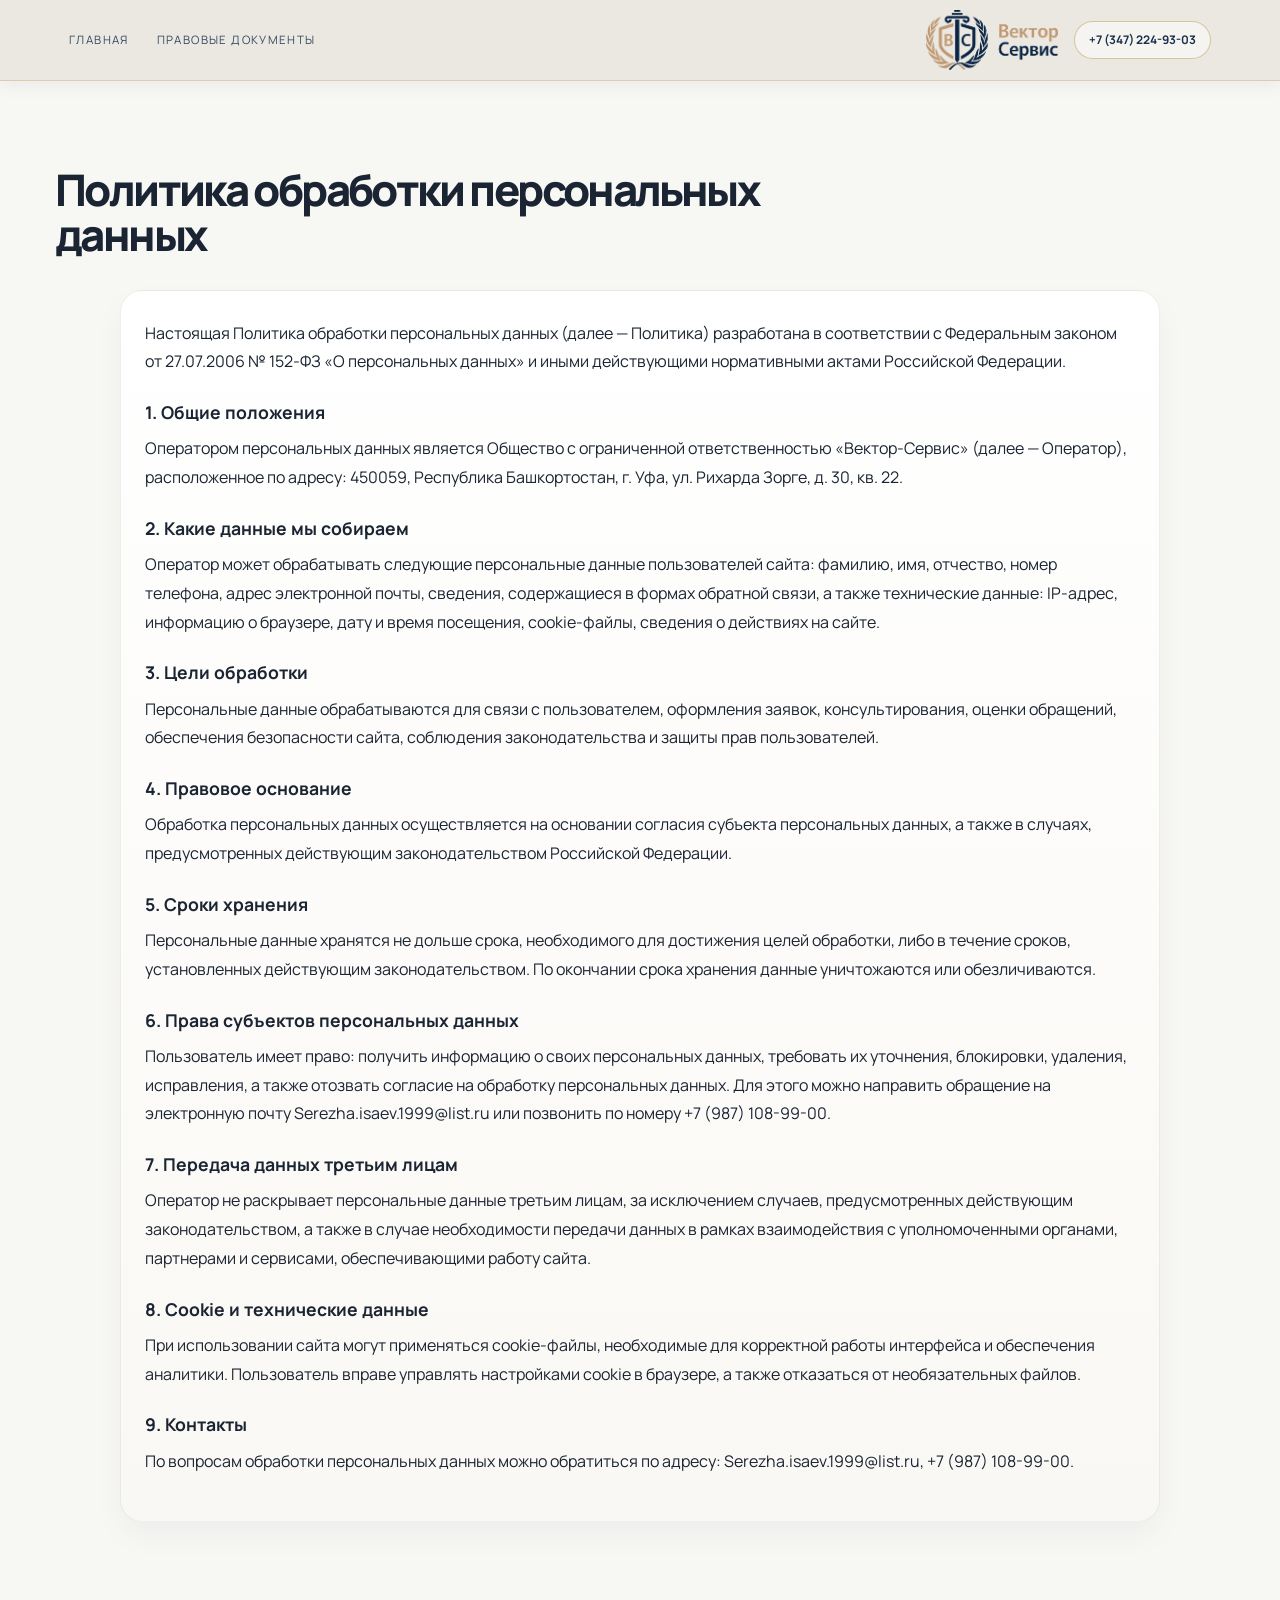
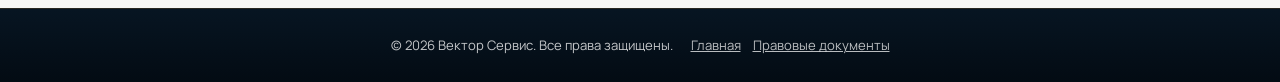
<file: privacy-policy.html>
<!DOCTYPE html>
<html lang="ru">
<head>
    <meta charset="UTF-8">
    <meta name="viewport" content="width=device-width, initial-scale=1.0">
    <title>Политика обработки персональных данных</title>
    <link rel="icon" type="image/png" href="logo.png">
    <link rel="preconnect" href="https://fonts.googleapis.com">
    <link rel="preconnect" href="https://fonts.gstatic.com" crossorigin>
    <link href="https://fonts.googleapis.com/css2?family=Manrope:wght@400;500;600;700;800&display=swap" rel="stylesheet">
    <link rel="stylesheet" href="style/style.css">
</head>
<body>
    <header>
        <div class="container header-inner">
            <nav class="top-nav" aria-label="Главное меню">
                <a href="index.html">Главная</a>
                <a href="legal-docs.html">Правовые документы</a>
            </nav>

            <div class="logo" aria-label="Логотип компании">
                <img src="logo.png" alt="Логотип компании">
            </div>

            <a class="header-phone" href="tel: +73472249303">+7 (347) 224-93-03</a>
        </div>
    </header>

    <main>
        <section class="section legal-docs">
            <div class="container">
                <div class="section-title">
                    <h2>Политика обработки персональных данных</h2>
                </div>

                <div class="legal-article">
                    <p>Настоящая Политика обработки персональных данных (далее — Политика) разработана в соответствии с Федеральным законом от 27.07.2006 № 152-ФЗ «О персональных данных» и иными действующими нормативными актами Российской Федерации.</p>

                    <div class="legal-doc-group">
                        <h3>1. Общие положения</h3>
                        <p>Оператором персональных данных является Общество с ограниченной ответственностью «Вектор-Сервис» (далее — Оператор), расположенное по адресу: 450059, Республика Башкортостан, г. Уфа, ул. Рихарда Зорге, д. 30, кв. 22.</p>
                    </div>

                    <div class="legal-doc-group">
                        <h3>2. Какие данные мы собираем</h3>
                        <p>Оператор может обрабатывать следующие персональные данные пользователей сайта: фамилию, имя, отчество, номер телефона, адрес электронной почты, сведения, содержащиеся в формах обратной связи, а также технические данные: IP-адрес, информацию о браузере, дату и время посещения, cookie-файлы, сведения о действиях на сайте.</p>
                    </div>

                    <div class="legal-doc-group">
                        <h3>3. Цели обработки</h3>
                        <p>Персональные данные обрабатываются для связи с пользователем, оформления заявок, консультирования, оценки обращений, обеспечения безопасности сайта, соблюдения законодательства и защиты прав пользователей.</p>
                    </div>

                    <div class="legal-doc-group">
                        <h3>4. Правовое основание</h3>
                        <p>Обработка персональных данных осуществляется на основании согласия субъекта персональных данных, а также в случаях, предусмотренных действующим законодательством Российской Федерации.</p>
                    </div>

                    <div class="legal-doc-group">
                        <h3>5. Сроки хранения</h3>
                        <p>Персональные данные хранятся не дольше срока, необходимого для достижения целей обработки, либо в течение сроков, установленных действующим законодательством. По окончании срока хранения данные уничтожаются или обезличиваются.</p>
                    </div>

                    <div class="legal-doc-group">
                        <h3>6. Права субъектов персональных данных</h3>
                        <p>Пользователь имеет право: получить информацию о своих персональных данных, требовать их уточнения, блокировки, удаления, исправления, а также отозвать согласие на обработку персональных данных. Для этого можно направить обращение на электронную почту Serezha.isaev.1999@list.ru или позвонить по номеру +7 (987) 108-99-00.</p>
                    </div>

                    <div class="legal-doc-group">
                        <h3>7. Передача данных третьим лицам</h3>
                        <p>Оператор не раскрывает персональные данные третьим лицам, за исключением случаев, предусмотренных действующим законодательством, а также в случае необходимости передачи данных в рамках взаимодействия с уполномоченными органами, партнерами и сервисами, обеспечивающими работу сайта.</p>
                    </div>

                    <div class="legal-doc-group">
                        <h3>8. Cookie и технические данные</h3>
                        <p>При использовании сайта могут применяться cookie-файлы, необходимые для корректной работы интерфейса и обеспечения аналитики. Пользователь вправе управлять настройками cookie в браузере, а также отказаться от необязательных файлов.</p>
                    </div>

                    <div class="legal-doc-group">
                        <h3>9. Контакты</h3>
                        <p>По вопросам обработки персональных данных можно обратиться по адресу: Serezha.isaev.1999@list.ru, +7 (987) 108-99-00.</p>
                    </div>
                </div>
            </div>
        </section>
    </main>

    <footer>
        <div class="footer-legal">
            <span>© <span id="currentYear"></span> Вектор Сервис. Все права защищены.</span>
            <div class="footer-links">
                <a href="index.html">Главная</a>
                <a href="legal-docs.html">Правовые документы</a>
            </div>
        </div>
    </footer>

    <script>
        const currentYear = new Date().getFullYear();
        const currentYearEl = document.getElementById('currentYear');
        if (currentYearEl) {
            currentYearEl.textContent = currentYear;
        }
    </script>
</body>
</html>
</file>
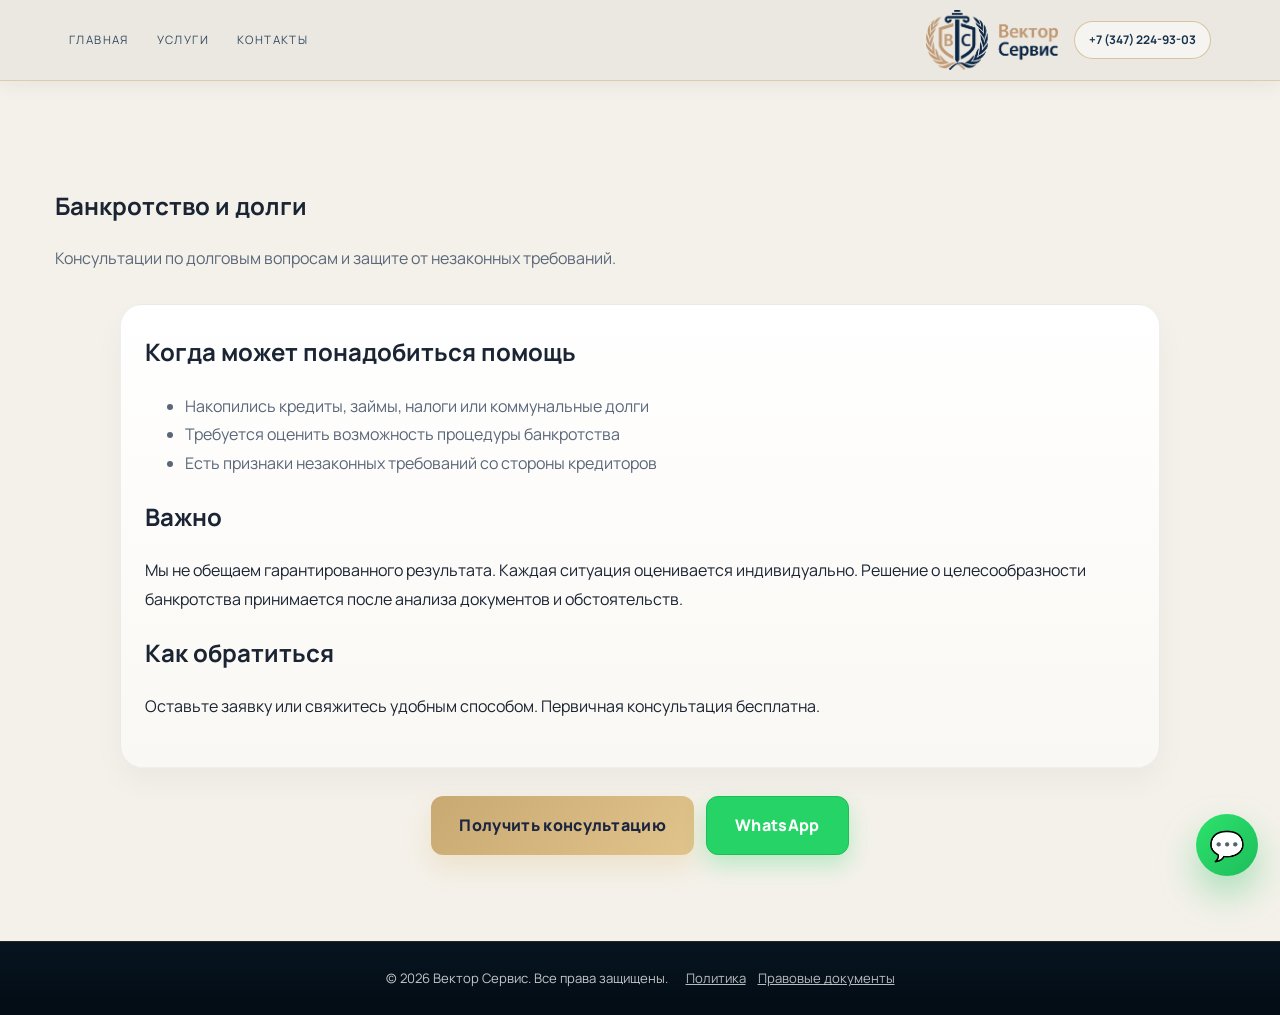
<file: services/bankrotstvo-i-dolgi.html>
<!DOCTYPE html>
<html lang="ru">
<head>
    <meta charset="UTF-8">
    <meta name="viewport" content="width=device-width, initial-scale=1.0">
    <title>Банкротство и долги — Вектор Сервис</title>
    <meta name="description" content="Консультации по долговым вопросам и защите от незаконных требований. Банкротство физических лиц.">
    <link rel="canonical" href="https://vectorservice.vercel.app/services/bankrotstvo-i-dolgi.html">
    <meta property="og:title" content="Банкротство и долги — Вектор Сервис">
    <meta property="og:description" content="Консультации по долговым вопросам и защите от незаконных требований.">
    <meta property="og:type" content="website">
    <meta property="og:url" content="https://vectorservice.vercel.app/services/bankrotstvo-i-dolgi.html">
    <meta property="og:locale" content="ru_RU">
    <link rel="icon" type="image/png" href="../logo.png">
    <link href="https://fonts.googleapis.com/css2?family=Manrope:wght@400;500;600;700;800&display=swap" rel="stylesheet">
    <link rel="stylesheet" href="../style/style.css">
</head>
<body>
    <header>
        <div class="container header-inner">
            <nav class="top-nav" aria-label="Главное меню">
                <a href="../index.html">Главная</a>
                <a href="../index.html#services">Услуги</a>
                <a href="../index.html#contacts">Контакты</a>
            </nav>
            <div class="logo"><a href="../index.html"><img src="../logo.png" alt="Вектор Сервис"></a></div>
            <a class="header-phone" href="tel:+73472249303">+7 (347) 224-93-03</a>
            <button class="menu-toggle" type="button" aria-label="Открыть меню" aria-expanded="false"><span></span><span></span><span></span></button>
        </div>
        <nav class="mobile-nav" id="mobileNav" aria-label="Мобильное меню">
            <a href="../index.html">Главная</a>
            <a href="../index.html#services">Услуги</a>
            <a href="../index.html#contacts">Контакты</a>
        </nav>
    </header>
    <main>
        <section class="section">
            <div class="container">
                <div class="section-title">
                    <h1>Банкротство и долги</h1>
                    <p>Консультации по долговым вопросам и защите от незаконных требований.</p>
                </div>
                <div class="legal-article">
                    <h2 style="margin-top:0;">Когда может понадобиться помощь</h2>
                    <ul style="color: var(--muted); line-height: 1.8;">
                        <li>Накопились кредиты, займы, налоги или коммунальные долги</li>
                        <li>Требуется оценить возможность процедуры банкротства</li>
                        <li>Есть признаки незаконных требований со стороны кредиторов</li>
                    </ul>
                    <h2>Важно</h2>
                    <p>Мы не обещаем гарантированного результата. Каждая ситуация оценивается индивидуально. Решение о целесообразности банкротства принимается после анализа документов и обстоятельств.</p>
                    <h2>Как обратиться</h2>
                    <p>Оставьте заявку или свяжитесь удобным способом. Первичная консультация бесплатна.</p>
                </div>
                <div class="service-actions" style="text-align:center;margin-top:28px;">
                    <a href="../index.html#contacts" class="btn">Получить консультацию</a>
                    <a href="https://wa.me/79930625011" target="_blank" rel="noopener" class="btn secondary">WhatsApp</a>
                </div>
            </div>
        </section>
    </main>
    <footer>
        <div class="footer-legal">
            <span>© <span id="currentYear"></span> Вектор Сервис. Все права защищены.</span>
            <div class="footer-links"><a href="../privacy-policy.html">Политика</a><a href="../legal-docs.html">Правовые документы</a></div>
        </div>
    </footer>
    <a href="https://wa.me/79930625011" class="whatsapp-btn" target="_blank" rel="noopener" aria-label="WhatsApp">💬</a>
    <script>
        document.getElementById('currentYear').textContent = new Date().getFullYear();
        const t = document.querySelector('.menu-toggle'), n = document.getElementById('mobileNav');
        if (t && n) t.addEventListener('click', () => { const o = n.classList.toggle('open'); t.setAttribute('aria-expanded', String(o)); });
    </script>
</body>
</html>
</file>
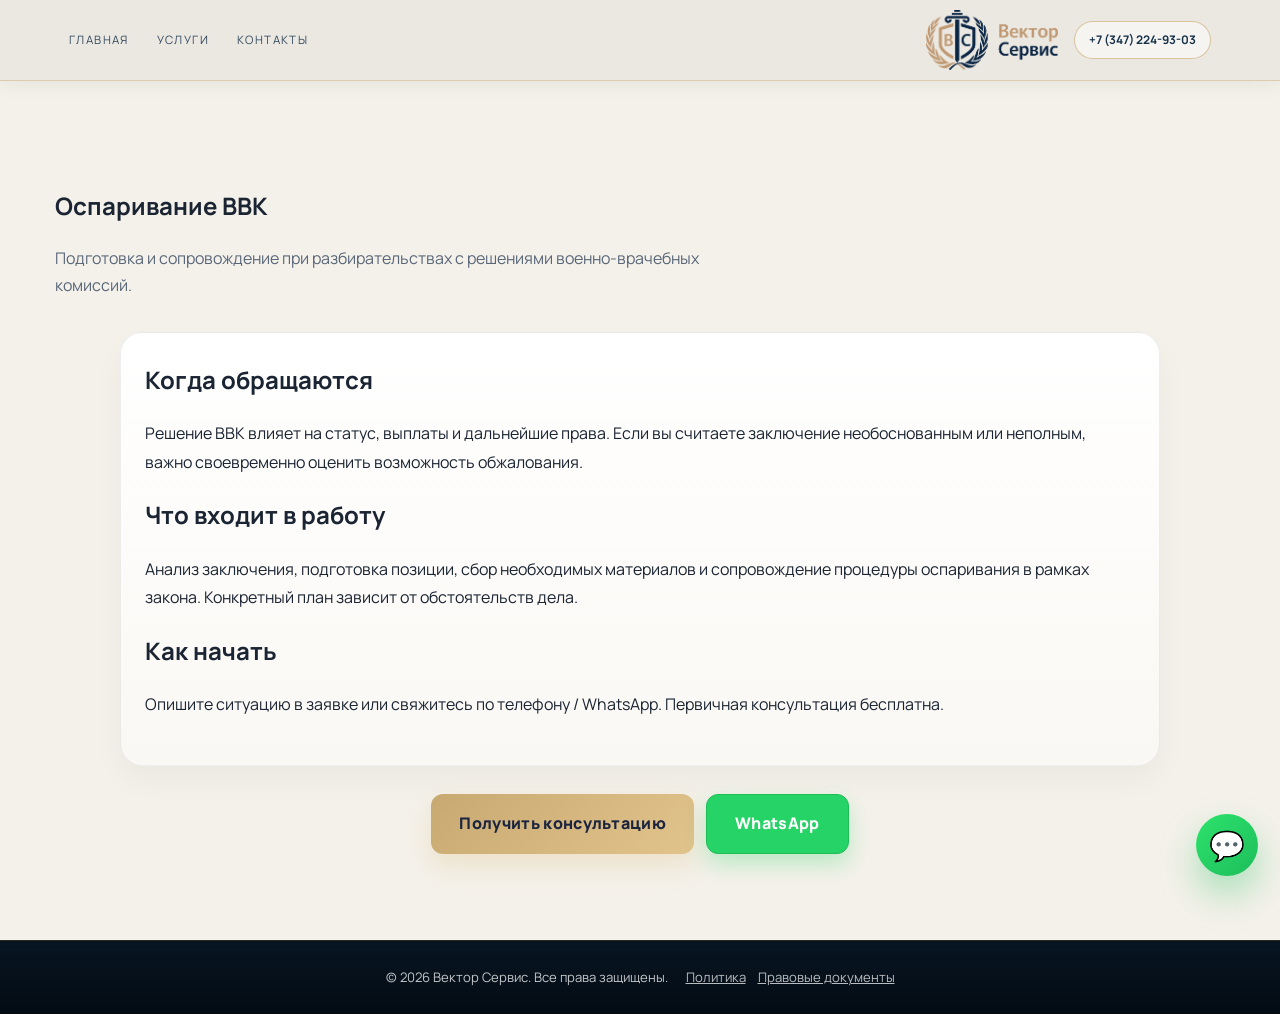
<file: services/osparivanie-vvk.html>
<!DOCTYPE html>
<html lang="ru">
<head>
    <meta charset="UTF-8">
    <meta name="viewport" content="width=device-width, initial-scale=1.0">
    <title>Оспаривание ВВК — Вектор Сервис</title>
    <meta name="description" content="Подготовка и сопровождение при оспаривании решений военно-врачебной комиссии (ВВК).">
    <link rel="canonical" href="https://vectorservice.vercel.app/services/osparivanie-vvk.html">
    <meta property="og:title" content="Оспаривание ВВК — Вектор Сервис">
    <meta property="og:description" content="Подготовка и сопровождение при оспаривании решений медицинских комиссий.">
    <meta property="og:type" content="website">
    <meta property="og:url" content="https://vectorservice.vercel.app/services/osparivanie-vvk.html">
    <meta property="og:locale" content="ru_RU">
    <link rel="icon" type="image/png" href="../logo.png">
    <link href="https://fonts.googleapis.com/css2?family=Manrope:wght@400;500;600;700;800&display=swap" rel="stylesheet">
    <link rel="stylesheet" href="../style/style.css">
</head>
<body>
    <header>
        <div class="container header-inner">
            <nav class="top-nav" aria-label="Главное меню">
                <a href="../index.html">Главная</a>
                <a href="../index.html#services">Услуги</a>
                <a href="../index.html#contacts">Контакты</a>
            </nav>
            <div class="logo"><a href="../index.html"><img src="../logo.png" alt="Вектор Сервис"></a></div>
            <a class="header-phone" href="tel:+73472249303">+7 (347) 224-93-03</a>
            <button class="menu-toggle" type="button" aria-label="Открыть меню" aria-expanded="false"><span></span><span></span><span></span></button>
        </div>
        <nav class="mobile-nav" id="mobileNav" aria-label="Мобильное меню">
            <a href="../index.html">Главная</a>
            <a href="../index.html#services">Услуги</a>
            <a href="../index.html#contacts">Контакты</a>
        </nav>
    </header>
    <main>
        <section class="section">
            <div class="container">
                <div class="section-title">
                    <h1>Оспаривание ВВК</h1>
                    <p>Подготовка и сопровождение при разбирательствах с решениями военно-врачебных комиссий.</p>
                </div>
                <div class="legal-article">
                    <h2 style="margin-top:0;">Когда обращаются</h2>
                    <p>Решение ВВК влияет на статус, выплаты и дальнейшие права. Если вы считаете заключение необоснованным или неполным, важно своевременно оценить возможность обжалования.</p>
                    <h2>Что входит в работу</h2>
                    <p>Анализ заключения, подготовка позиции, сбор необходимых материалов и сопровождение процедуры оспаривания в рамках закона. Конкретный план зависит от обстоятельств дела.</p>
                    <h2>Как начать</h2>
                    <p>Опишите ситуацию в заявке или свяжитесь по телефону / WhatsApp. Первичная консультация бесплатна.</p>
                </div>
                <div class="service-actions" style="text-align:center;margin-top:28px;">
                    <a href="../index.html#contacts" class="btn">Получить консультацию</a>
                    <a href="https://wa.me/79930625011" target="_blank" rel="noopener" class="btn secondary">WhatsApp</a>
                </div>
            </div>
        </section>
    </main>
    <footer>
        <div class="footer-legal">
            <span>© <span id="currentYear"></span> Вектор Сервис. Все права защищены.</span>
            <div class="footer-links"><a href="../privacy-policy.html">Политика</a><a href="../legal-docs.html">Правовые документы</a></div>
        </div>
    </footer>
    <a href="https://wa.me/79930625011" class="whatsapp-btn" target="_blank" rel="noopener" aria-label="WhatsApp">💬</a>
    <script>
        document.getElementById('currentYear').textContent = new Date().getFullYear();
        const t = document.querySelector('.menu-toggle'), n = document.getElementById('mobileNav');
        if (t && n) t.addEventListener('click', () => { const o = n.classList.toggle('open'); t.setAttribute('aria-expanded', String(o)); });
    </script>
</body>
</html>
</file>
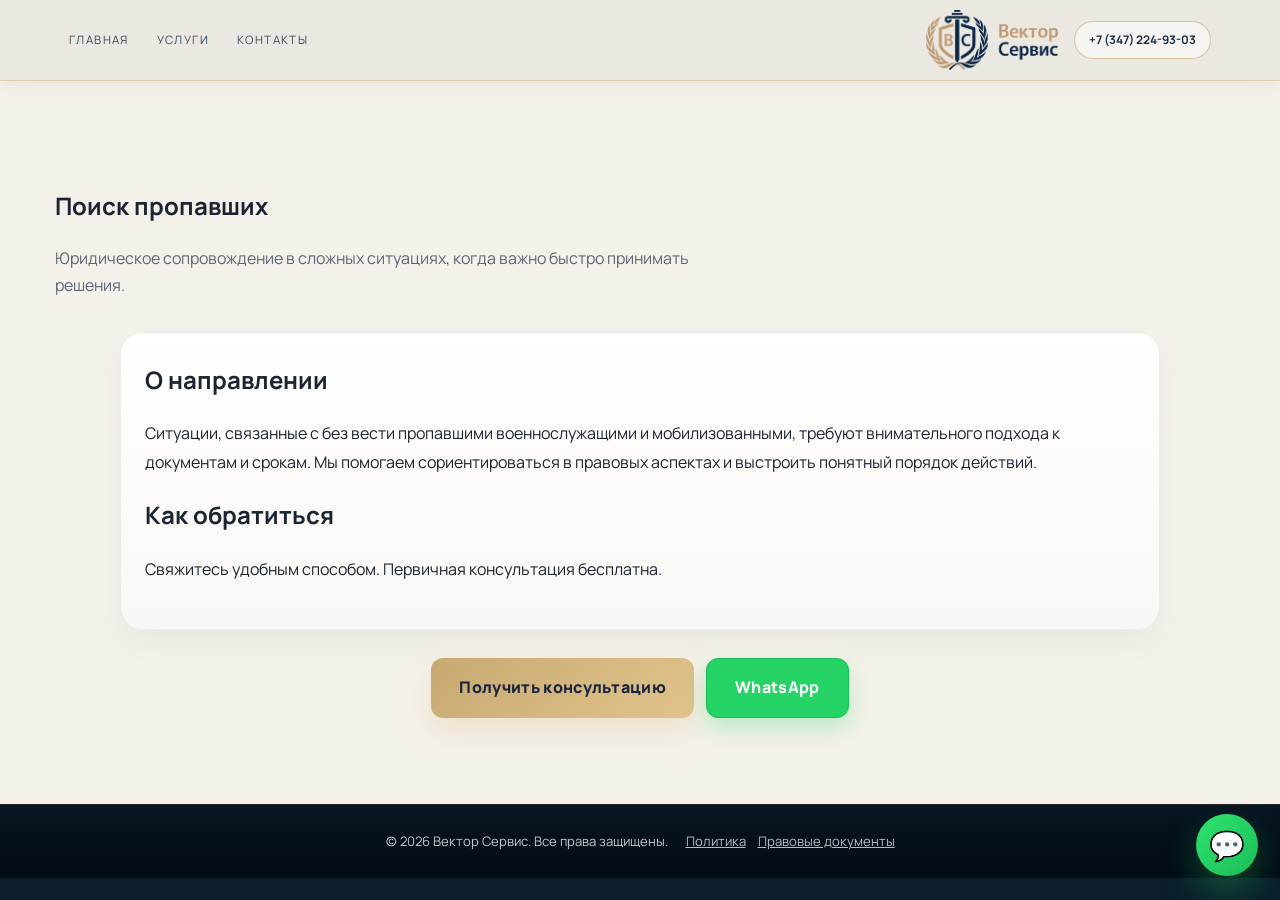
<file: services/poisk-propavshih.html>
<!DOCTYPE html>
<html lang="ru">
<head>
    <meta charset="UTF-8">
    <meta name="viewport" content="width=device-width, initial-scale=1.0">
    <title>Поиск пропавших военнослужащих — Вектор Сервис</title>
    <meta name="description" content="Юридическое сопровождение в ситуациях, связанных с поиском без вести пропавших военнослужащих и мобилизованных.">
    <link rel="canonical" href="https://vectorservice.vercel.app/services/poisk-propavshih.html">
    <meta property="og:title" content="Поиск пропавших — Вектор Сервис">
    <meta property="og:description" content="Юридическое сопровождение в сложных ситуациях поиска пропавших.">
    <meta property="og:type" content="website">
    <meta property="og:url" content="https://vectorservice.vercel.app/services/poisk-propavshih.html">
    <meta property="og:locale" content="ru_RU">
    <link rel="icon" type="image/png" href="../logo.png">
    <link href="https://fonts.googleapis.com/css2?family=Manrope:wght@400;500;600;700;800&display=swap" rel="stylesheet">
    <link rel="stylesheet" href="../style/style.css">
</head>
<body>
    <header>
        <div class="container header-inner">
            <nav class="top-nav" aria-label="Главное меню">
                <a href="../index.html">Главная</a>
                <a href="../index.html#services">Услуги</a>
                <a href="../index.html#contacts">Контакты</a>
            </nav>
            <div class="logo"><a href="../index.html"><img src="../logo.png" alt="Вектор Сервис"></a></div>
            <a class="header-phone" href="tel:+73472249303">+7 (347) 224-93-03</a>
            <button class="menu-toggle" type="button" aria-label="Открыть меню" aria-expanded="false"><span></span><span></span><span></span></button>
        </div>
        <nav class="mobile-nav" id="mobileNav" aria-label="Мобильное меню">
            <a href="../index.html">Главная</a>
            <a href="../index.html#services">Услуги</a>
            <a href="../index.html#contacts">Контакты</a>
        </nav>
    </header>
    <main>
        <section class="section">
            <div class="container">
                <div class="section-title">
                    <h1>Поиск пропавших</h1>
                    <p>Юридическое сопровождение в сложных ситуациях, когда важно быстро принимать решения.</p>
                </div>
                <div class="legal-article">
                    <h2 style="margin-top:0;">О направлении</h2>
                    <p>Ситуации, связанные с без вести пропавшими военнослужащими и мобилизованными, требуют внимательного подхода к документам и срокам. Мы помогаем сориентироваться в правовых аспектах и выстроить понятный порядок действий.</p>
                    <h2>Как обратиться</h2>
                    <p>Свяжитесь удобным способом. Первичная консультация бесплатна.</p>
                </div>
                <div class="service-actions" style="text-align:center;margin-top:28px;">
                    <a href="../index.html#contacts" class="btn">Получить консультацию</a>
                    <a href="https://wa.me/79930625011" target="_blank" rel="noopener" class="btn secondary">WhatsApp</a>
                </div>
            </div>
        </section>
    </main>
    <footer>
        <div class="footer-legal">
            <span>© <span id="currentYear"></span> Вектор Сервис. Все права защищены.</span>
            <div class="footer-links"><a href="../privacy-policy.html">Политика</a><a href="../legal-docs.html">Правовые документы</a></div>
        </div>
    </footer>
    <a href="https://wa.me/79930625011" class="whatsapp-btn" target="_blank" rel="noopener" aria-label="WhatsApp">💬</a>
    <script>
        document.getElementById('currentYear').textContent = new Date().getFullYear();
        const t = document.querySelector('.menu-toggle'), n = document.getElementById('mobileNav');
        if (t && n) t.addEventListener('click', () => { const o = n.classList.toggle('open'); t.setAttribute('aria-expanded', String(o)); });
    </script>
</body>
</html>
</file>
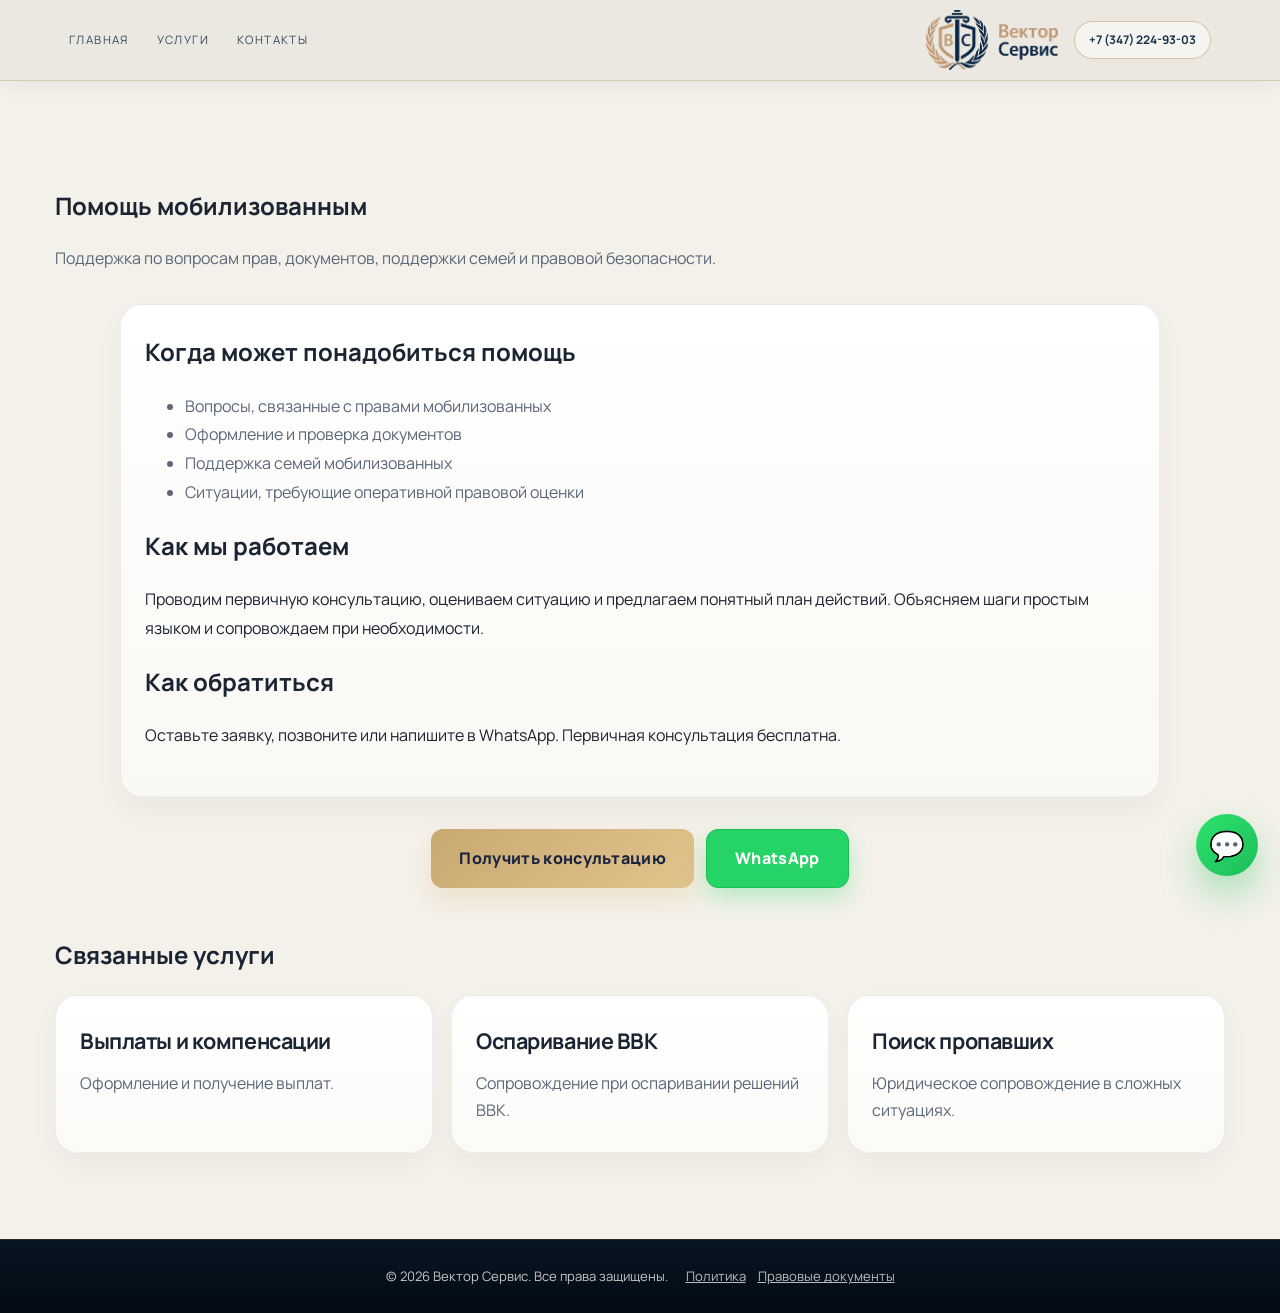
<file: services/pomoshch-mobilizovannym.html>
<!DOCTYPE html>
<html lang="ru">
<head>
    <meta charset="UTF-8">
    <meta name="viewport" content="width=device-width, initial-scale=1.0">
    <title>Помощь мобилизованным и семьям — Вектор Сервис</title>
    <meta name="description" content="Юридическая поддержка мобилизованных и членов их семей: права, документы, правовая безопасность.">
    <link rel="canonical" href="https://vectorservice.vercel.app/services/pomoshch-mobilizovannym.html">
    <meta property="og:title" content="Помощь мобилизованным — Вектор Сервис">
    <meta property="og:description" content="Поддержка по вопросам прав, документов и правовой безопасности мобилизованных и их семей.">
    <meta property="og:type" content="website">
    <meta property="og:url" content="https://vectorservice.vercel.app/services/pomoshch-mobilizovannym.html">
    <meta property="og:locale" content="ru_RU">
    <link rel="icon" type="image/png" href="../logo.png">
    <link rel="preconnect" href="https://fonts.googleapis.com">
    <link rel="preconnect" href="https://fonts.gstatic.com" crossorigin>
    <link href="https://fonts.googleapis.com/css2?family=Manrope:wght@400;500;600;700;800&display=swap" rel="stylesheet">
    <link rel="stylesheet" href="../style/style.css">
</head>
<body>
    <header>
        <div class="container header-inner">
            <nav class="top-nav" aria-label="Главное меню">
                <a href="../index.html">Главная</a>
                <a href="../index.html#services">Услуги</a>
                <a href="../index.html#contacts">Контакты</a>
            </nav>
            <div class="logo" aria-label="Логотип компании">
                <a href="../index.html"><img src="../logo.png" alt="Вектор Сервис"></a>
            </div>
            <a class="header-phone" href="tel:+73472249303">+7 (347) 224-93-03</a>
            <button class="menu-toggle" type="button" aria-label="Открыть меню" aria-expanded="false">
                <span></span><span></span><span></span>
            </button>
        </div>
        <nav class="mobile-nav" id="mobileNav" aria-label="Мобильное меню">
            <a href="../index.html">Главная</a>
            <a href="../index.html#services">Услуги</a>
            <a href="../index.html#contacts">Контакты</a>
        </nav>
    </header>

    <main>
        <section class="section">
            <div class="container">
                <div class="section-title">
                    <h1>Помощь мобилизованным</h1>
                    <p>Поддержка по вопросам прав, документов, поддержки семей и правовой безопасности.</p>
                </div>

                <div class="legal-article" style="margin-bottom: 32px;">
                    <h2 style="margin-top:0;">Когда может понадобиться помощь</h2>
                    <ul style="color: var(--muted); line-height: 1.8;">
                        <li>Вопросы, связанные с правами мобилизованных</li>
                        <li>Оформление и проверка документов</li>
                        <li>Поддержка семей мобилизованных</li>
                        <li>Ситуации, требующие оперативной правовой оценки</li>
                    </ul>

                    <h2>Как мы работаем</h2>
                    <p>Проводим первичную консультацию, оцениваем ситуацию и предлагаем понятный план действий. Объясняем шаги простым языком и сопровождаем при необходимости.</p>

                    <h2>Как обратиться</h2>
                    <p>Оставьте заявку, позвоните или напишите в WhatsApp. Первичная консультация бесплатна.</p>
                </div>

                <div class="service-actions" style="text-align:center;">
                    <a href="../index.html#contacts" class="btn">Получить консультацию</a>
                    <a href="https://wa.me/79930625011" target="_blank" rel="noopener" class="btn secondary">WhatsApp</a>
                </div>

                <div style="margin-top: 48px;">
                    <h2>Связанные услуги</h2>
                    <div class="cards" style="margin-top: 16px;">
                        <a class="card" href="vyplaty-i-kompensatsii.html" style="text-decoration:none;color:inherit;"><h3>Выплаты и компенсации</h3><p>Оформление и получение выплат.</p></a>
                        <a class="card" href="osparivanie-vvk.html" style="text-decoration:none;color:inherit;"><h3>Оспаривание ВВК</h3><p>Сопровождение при оспаривании решений ВВК.</p></a>
                        <a class="card" href="poisk-propavshih.html" style="text-decoration:none;color:inherit;"><h3>Поиск пропавших</h3><p>Юридическое сопровождение в сложных ситуациях.</p></a>
                    </div>
                </div>
            </div>
        </section>
    </main>

    <footer>
        <div class="footer-legal">
            <span>© <span id="currentYear"></span> Вектор Сервис. Все права защищены.</span>
            <div class="footer-links">
                <a href="../privacy-policy.html">Политика</a>
                <a href="../legal-docs.html">Правовые документы</a>
            </div>
        </div>
    </footer>
    <a href="https://wa.me/79930625011" class="whatsapp-btn" target="_blank" rel="noopener" aria-label="WhatsApp">💬</a>
    <script>
        document.getElementById('currentYear').textContent = new Date().getFullYear();
        const menuToggle = document.querySelector('.menu-toggle');
        const mobileNav = document.getElementById('mobileNav');
        if (menuToggle && mobileNav) {
            menuToggle.addEventListener('click', function () {
                const isOpen = mobileNav.classList.toggle('open');
                menuToggle.setAttribute('aria-expanded', String(isOpen));
            });
        }
    </script>
</body>
</html>
</file>
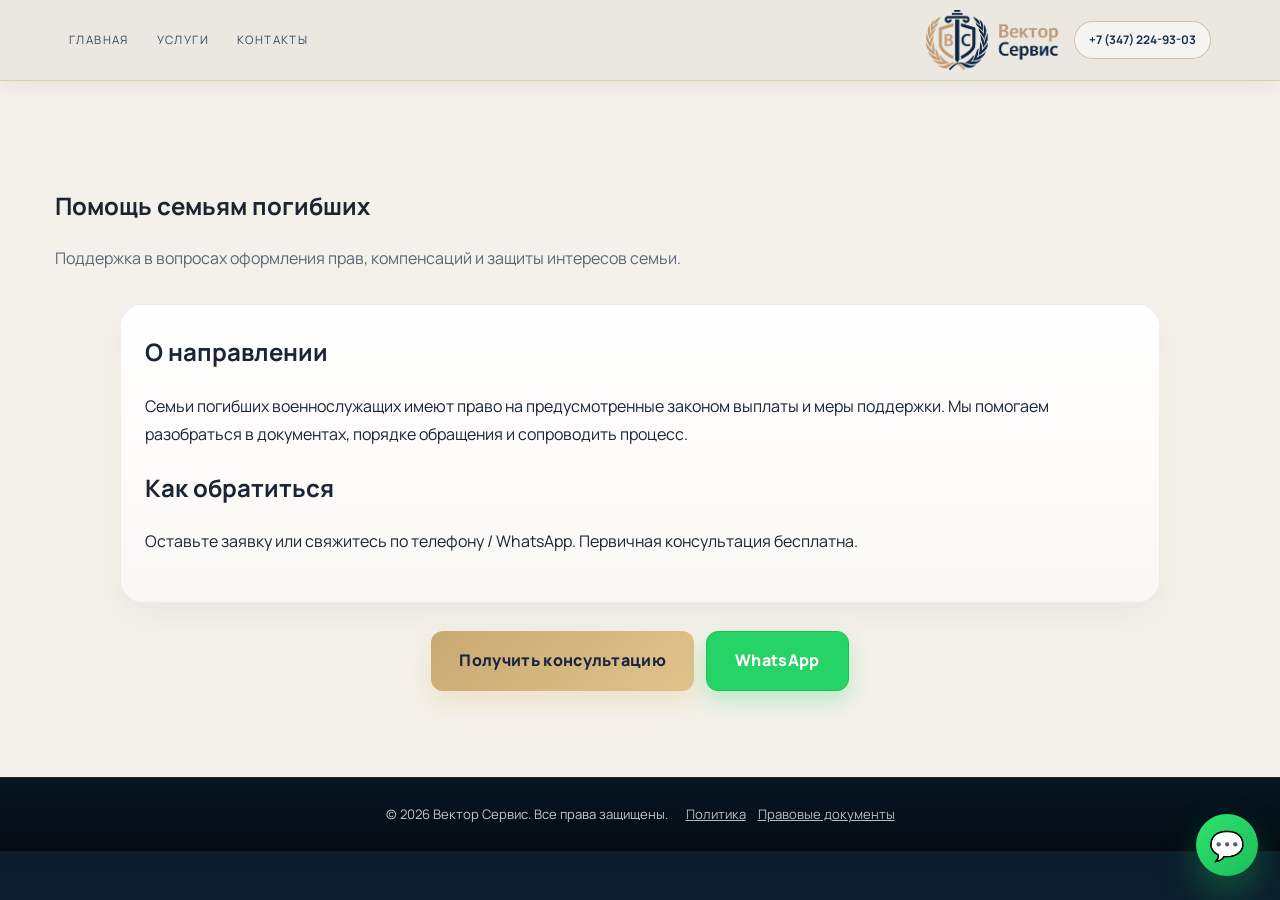
<file: services/pomoshch-semyam-pogibshih.html>
<!DOCTYPE html>
<html lang="ru">
<head>
    <meta charset="UTF-8">
    <meta name="viewport" content="width=device-width, initial-scale=1.0">
    <title>Помощь семьям погибших военнослужащих — Вектор Сервис</title>
    <meta name="description" content="Поддержка семей погибших военнослужащих в вопросах оформления прав, компенсаций и защиты интересов.">
    <link rel="canonical" href="https://vectorservice.vercel.app/services/pomoshch-semyam-pogibshih.html">
    <meta property="og:title" content="Помощь семьям погибших — Вектор Сервис">
    <meta property="og:description" content="Оформление прав, компенсаций и защита интересов семьи.">
    <meta property="og:type" content="website">
    <meta property="og:url" content="https://vectorservice.vercel.app/services/pomoshch-semyam-pogibshih.html">
    <meta property="og:locale" content="ru_RU">
    <link rel="icon" type="image/png" href="../logo.png">
    <link href="https://fonts.googleapis.com/css2?family=Manrope:wght@400;500;600;700;800&display=swap" rel="stylesheet">
    <link rel="stylesheet" href="../style/style.css">
</head>
<body>
    <header>
        <div class="container header-inner">
            <nav class="top-nav" aria-label="Главное меню">
                <a href="../index.html">Главная</a>
                <a href="../index.html#services">Услуги</a>
                <a href="../index.html#contacts">Контакты</a>
            </nav>
            <div class="logo"><a href="../index.html"><img src="../logo.png" alt="Вектор Сервис"></a></div>
            <a class="header-phone" href="tel:+73472249303">+7 (347) 224-93-03</a>
            <button class="menu-toggle" type="button" aria-label="Открыть меню" aria-expanded="false"><span></span><span></span><span></span></button>
        </div>
        <nav class="mobile-nav" id="mobileNav" aria-label="Мобильное меню">
            <a href="../index.html">Главная</a>
            <a href="../index.html#services">Услуги</a>
            <a href="../index.html#contacts">Контакты</a>
        </nav>
    </header>
    <main>
        <section class="section">
            <div class="container">
                <div class="section-title">
                    <h1>Помощь семьям погибших</h1>
                    <p>Поддержка в вопросах оформления прав, компенсаций и защиты интересов семьи.</p>
                </div>
                <div class="legal-article">
                    <h2 style="margin-top:0;">О направлении</h2>
                    <p>Семьи погибших военнослужащих имеют право на предусмотренные законом выплаты и меры поддержки. Мы помогаем разобраться в документах, порядке обращения и сопроводить процесс.</p>
                    <h2>Как обратиться</h2>
                    <p>Оставьте заявку или свяжитесь по телефону / WhatsApp. Первичная консультация бесплатна.</p>
                </div>
                <div class="service-actions" style="text-align:center;margin-top:28px;">
                    <a href="../index.html#contacts" class="btn">Получить консультацию</a>
                    <a href="https://wa.me/79930625011" target="_blank" rel="noopener" class="btn secondary">WhatsApp</a>
                </div>
            </div>
        </section>
    </main>
    <footer>
        <div class="footer-legal">
            <span>© <span id="currentYear"></span> Вектор Сервис. Все права защищены.</span>
            <div class="footer-links"><a href="../privacy-policy.html">Политика</a><a href="../legal-docs.html">Правовые документы</a></div>
        </div>
    </footer>
    <a href="https://wa.me/79930625011" class="whatsapp-btn" target="_blank" rel="noopener" aria-label="WhatsApp">💬</a>
    <script>
        document.getElementById('currentYear').textContent = new Date().getFullYear();
        const t = document.querySelector('.menu-toggle'), n = document.getElementById('mobileNav');
        if (t && n) t.addEventListener('click', () => { const o = n.classList.toggle('open'); t.setAttribute('aria-expanded', String(o)); });
    </script>
</body>
</html>
</file>
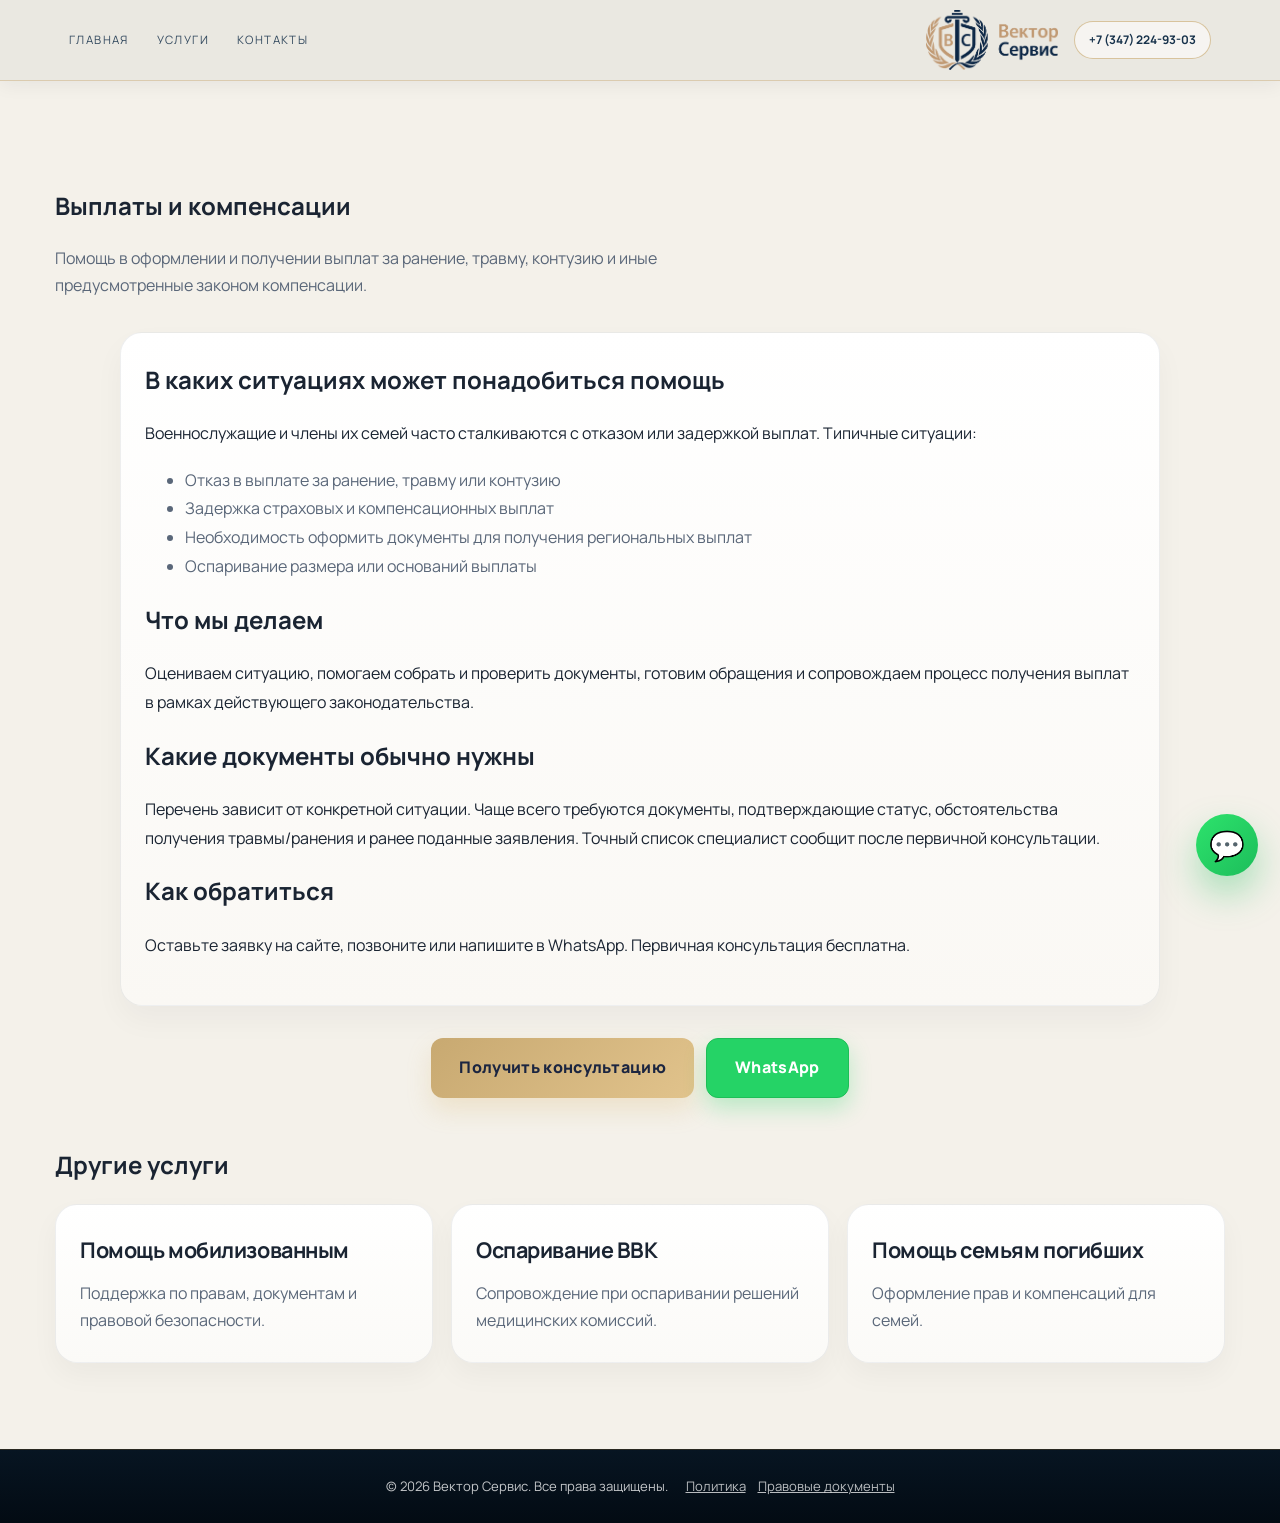
<file: services/vyplaty-i-kompensatsii.html>
<!DOCTYPE html>
<html lang="ru">
<head>
    <meta charset="UTF-8">
    <meta name="viewport" content="width=device-width, initial-scale=1.0">
    <title>Выплаты и компенсации военнослужащим — Вектор Сервис</title>
    <meta name="description" content="Юридическая помощь в оформлении и получении выплат за ранение, травму, контузию. Консультация по компенсациям военнослужащим и членам семей.">
    <link rel="canonical" href="https://vectorservice.vercel.app/services/vyplaty-i-kompensatsii.html">
    <meta property="og:title" content="Выплаты и компенсации военнослужащим — Вектор Сервис">
    <meta property="og:description" content="Помощь в оформлении и получении выплат за ранение, травму и иные права.">
    <meta property="og:type" content="website">
    <meta property="og:url" content="https://vectorservice.vercel.app/services/vyplaty-i-kompensatsii.html">
    <meta property="og:locale" content="ru_RU">
    <link rel="icon" type="image/png" href="../logo.png">
    <link rel="preconnect" href="https://fonts.googleapis.com">
    <link rel="preconnect" href="https://fonts.gstatic.com" crossorigin>
    <link href="https://fonts.googleapis.com/css2?family=Manrope:wght@400;500;600;700;800&display=swap" rel="stylesheet">
    <link rel="stylesheet" href="../style/style.css">
</head>
<body>
    <header>
        <div class="container header-inner">
            <nav class="top-nav" aria-label="Главное меню">
                <a href="../index.html">Главная</a>
                <a href="../index.html#services">Услуги</a>
                <a href="../index.html#contacts">Контакты</a>
            </nav>
            <div class="logo" aria-label="Логотип компании">
                <a href="../index.html"><img src="../logo.png" alt="Вектор Сервис"></a>
            </div>
            <a class="header-phone" href="tel:+73472249303">+7 (347) 224-93-03</a>
            <button class="menu-toggle" type="button" aria-label="Открыть меню" aria-expanded="false">
                <span></span><span></span><span></span>
            </button>
        </div>
        <nav class="mobile-nav" id="mobileNav" aria-label="Мобильное меню">
            <a href="../index.html">Главная</a>
            <a href="../index.html#services">Услуги</a>
            <a href="../index.html#contacts">Контакты</a>
        </nav>
    </header>

    <main>
        <section class="section">
            <div class="container">
                <div class="section-title">
                    <h1>Выплаты и компенсации</h1>
                    <p>Помощь в оформлении и получении выплат за ранение, травму, контузию и иные предусмотренные законом компенсации.</p>
                </div>

                <div class="legal-article" style="margin-bottom: 32px;">
                    <h2 style="margin-top:0;">В каких ситуациях может понадобиться помощь</h2>
                    <p>Военнослужащие и члены их семей часто сталкиваются с отказом или задержкой выплат. Типичные ситуации:</p>
                    <ul style="color: var(--muted); line-height: 1.8;">
                        <li>Отказ в выплате за ранение, травму или контузию</li>
                        <li>Задержка страховых и компенсационных выплат</li>
                        <li>Необходимость оформить документы для получения региональных выплат</li>
                        <li>Оспаривание размера или оснований выплаты</li>
                    </ul>

                    <h2>Что мы делаем</h2>
                    <p>Оцениваем ситуацию, помогаем собрать и проверить документы, готовим обращения и сопровождаем процесс получения выплат в рамках действующего законодательства.</p>

                    <h2>Какие документы обычно нужны</h2>
                    <p>Перечень зависит от конкретной ситуации. Чаще всего требуются документы, подтверждающие статус, обстоятельства получения травмы/ранения и ранее поданные заявления. Точный список специалист сообщит после первичной консультации.</p>

                    <h2>Как обратиться</h2>
                    <p>Оставьте заявку на сайте, позвоните или напишите в WhatsApp. Первичная консультация бесплатна.</p>
                </div>

                <div class="service-actions" style="text-align:center; margin-top: 24px;">
                    <a href="../index.html#contacts" class="btn">Получить консультацию</a>
                    <a href="https://wa.me/79930625011" target="_blank" rel="noopener" class="btn secondary">WhatsApp</a>
                </div>

                <div style="margin-top: 48px;">
                    <h2>Другие услуги</h2>
                    <div class="cards" style="margin-top: 16px;">
                        <a class="card" href="pomoshch-mobilizovannym.html" style="text-decoration:none;color:inherit;">
                            <h3>Помощь мобилизованным</h3>
                            <p>Поддержка по правам, документам и правовой безопасности.</p>
                        </a>
                        <a class="card" href="osparivanie-vvk.html" style="text-decoration:none;color:inherit;">
                            <h3>Оспаривание ВВК</h3>
                            <p>Сопровождение при оспаривании решений медицинских комиссий.</p>
                        </a>
                        <a class="card" href="pomoshch-semyam-pogibshih.html" style="text-decoration:none;color:inherit;">
                            <h3>Помощь семьям погибших</h3>
                            <p>Оформление прав и компенсаций для семей.</p>
                        </a>
                    </div>
                </div>
            </div>
        </section>
    </main>

    <footer>
        <div class="footer-legal">
            <span>© <span id="currentYear"></span> Вектор Сервис. Все права защищены.</span>
            <div class="footer-links">
                <a href="../privacy-policy.html">Политика</a>
                <a href="../legal-docs.html">Правовые документы</a>
            </div>
        </div>
    </footer>

    <a href="https://wa.me/79930625011" class="whatsapp-btn" target="_blank" rel="noopener" aria-label="WhatsApp">💬</a>

    <script>
        document.getElementById('currentYear').textContent = new Date().getFullYear();
        const menuToggle = document.querySelector('.menu-toggle');
        const mobileNav = document.getElementById('mobileNav');
        if (menuToggle && mobileNav) {
            menuToggle.addEventListener('click', function () {
                const isOpen = mobileNav.classList.toggle('open');
                menuToggle.setAttribute('aria-expanded', String(isOpen));
            });
        }
    </script>
</body>
</html>
</file>
<file: style/style.css>
:root {
    --bg: #0b1d2b;
    --bg-2: #122b3d;
    --bg-3: #18314a;
    --panel: #f4f1ea;
    --panel-2: #efeae2;
    --card: #ffffff;
    --gold: #c8a971;
    --gold-2: #e1c38c;
    --text: #1a2432;
    --muted: #5a6779;
    --line: rgba(26, 36, 50, 0.08);
    --success: #1bbf7a;
    --shadow: 0 18px 38px rgba(11, 29, 43, 0.08);
}

* { box-sizing: border-box; }
html { scroll-behavior: smooth; }

body {
    margin: 0;
    font-family: 'Manrope', sans-serif;
    background: linear-gradient(180deg, #0b1d2b 0%, #0e2332 100%);
    color: white;
    line-height: 1.6;
    -webkit-font-smoothing: antialiased;
    text-rendering: optimizeLegibility;
}

img { max-width: 100%; display: block; }
a { color: inherit; text-decoration: none; }
button, input, textarea, select { font: inherit; }

.container {
    width: min(1170px, calc(100% - 40px));
    margin: 0 auto;
}

header {
    position: sticky;
    top: 0;
    z-index: 20;
    background: rgba(244, 241, 234, 0.96);
    backdrop-filter: blur(18px);
    border-bottom: 1px solid rgba(200, 169, 113, 0.45);
    box-shadow: 0 4px 18px rgba(11, 29, 43, 0.06);
}

.header-inner {
    position: relative;
    display: flex;
    align-items: center;
    justify-content: space-between;
    min-height: 80px;
    gap: 16px;
    padding: 0 14px;
}

.logo {
    position: static;
    display: flex;
    align-items: center;
    justify-content: center;
    flex: 0 1 auto;
    margin-left: auto;
    margin-right: auto;
    z-index: 1;
}

.logo img {
    display: block;
    width: auto;
    max-width: min(100%, 330px);
    height: 60px;
    object-fit: contain;
}

.top-nav {
    display: flex;
    align-items: center;
    gap: 28px;
    color: #17324b;
    font-size: 0.72rem;
    letter-spacing: 0.12em;
    text-transform: uppercase;
    flex: 1 1 auto;
}

.top-nav a {
    color: #17324b;
    transition: color 0.2s ease, opacity 0.2s ease;
    opacity: 0.86;
}

.top-nav a:hover {
    color: #b58b43;
    opacity: 1;
}

.header-phone {
    flex: 0 0 auto;
    padding: 9px 14px;
    border: 1px solid rgba(200, 169, 113, 0.65);
    border-radius: 999px;
    color: #17324b;
    font-weight: 700;
    background: rgba(255, 255, 255, 0.55);
    white-space: nowrap;
    font-size: 0.74rem;
}

.menu-toggle {
    display: none;
    width: 42px;
    height: 42px;
    padding: 0;
    border: 1px solid rgba(200, 169, 113, 0.5);
    border-radius: 12px;
    background: rgba(255, 255, 255, 0.6);
    cursor: pointer;
    align-items: center;
    justify-content: center;
    flex-direction: column;
    gap: 5px;
}

.menu-toggle span {
    display: block;
    width: 18px;
    height: 2px;
    background: #17324b;
    border-radius: 2px;
    transition: transform 0.25s ease, opacity 0.25s ease;
}

.mobile-nav { display: none; }

.hero {
    position: relative;
    overflow: hidden;
    padding: 92px 0 72px;
    background:
        radial-gradient(circle at top left, rgba(200,169,113,0.14), transparent 22%),
        linear-gradient(135deg, #0b1d2b 0%, #112534 52%, #162e40 100%);
}

.hero-grid {
    display: grid;
    grid-template-columns: 1.15fr 0.85fr;
    align-items: center;
    gap: 30px;
}

.hero-badge {
    display: inline-flex;
    align-items: center;
    gap: 10px;
    background: rgba(255,255,255,0.02);
    border: 1px solid rgba(255,255,255,0.08);
    border-radius: 999px;
    padding: 8px 14px;
    color: rgba(255,255,255,0.72);
    font-size: 0.69rem;
    letter-spacing: 0.14em;
    text-transform: uppercase;
    margin-bottom: 18px;
}

.hero h1 {
    margin: 0;
    font-size: clamp(3rem, 5vw, 5.7rem);
    line-height: 0.92;
    letter-spacing: -0.075em;
    font-weight: 800;
}

.hero-text p {
    margin: 18px 0 0;
    max-width: 560px;
    color: rgba(255,255,255,0.74);
    font-size: 1.04rem;
    line-height: 1.75;
}

.hero-actions {
    display: flex;
    align-items: center;
    gap: 16px;
    margin-top: 28px;
    flex-wrap: wrap;
}

.btn {
    display: inline-flex;
    align-items: center;
    justify-content: center;
    padding: 16px 28px;
    border: none;
    border-radius: 12px;
    font-weight: 800;
    letter-spacing: 0.02em;
    cursor: pointer;
    transition: transform 0.25s ease, box-shadow 0.25s ease, border-color 0.25s ease;
    background: linear-gradient(135deg, var(--gold), var(--gold-2));
    color: #1b2540;
    box-shadow: 0 12px 24px rgba(214, 172, 91, 0.22);
}

.btn:hover {
    transform: translateY(-2px);
    box-shadow: 0 18px 34px rgba(214, 172, 91, 0.38);
}

/* Контрастная кнопка WhatsApp */
.btn.secondary {
    background: #25D366;
    color: #ffffff;
    border: 1px solid #1ebe57;
    box-shadow: 0 10px 22px rgba(37, 211, 102, 0.28);
}

.btn.secondary:hover {
    background: #1ebe57;
    color: #ffffff;
    transform: translateY(-2px);
    box-shadow: 0 14px 28px rgba(37, 211, 102, 0.38);
}

.hero-stats {
    display: grid;
    grid-template-columns: repeat(3, minmax(120px, 1fr));
    gap: 18px;
    margin-top: 42px;
}

.stat-box {
    padding: 18px 14px;
    background: rgba(255,255,255,0.035);
    border: 1px solid rgba(255,255,255,0.08);
    border-radius: 18px;
    text-align: center;
    backdrop-filter: blur(6px);
}

.stat-box strong {
    display: block;
    font-size: 1.8rem;
    font-weight: 800;
    color: #fff;
}

.stat-box span {
    color: rgba(255,255,255,0.68);
    font-size: 0.86rem;
}

.hero-visual {
    position: relative;
    display: flex;
    justify-content: center;
}

.visual-card {
    width: min(100%, 420px);
    padding: 28px 24px;
    border-radius: 28px;
    background: linear-gradient(180deg, rgba(255,255,255,0.14), rgba(255,255,255,0.05));
    border: 1px solid rgba(255,255,255,0.12);
    box-shadow: 0 24px 54px rgba(5, 12, 20, 0.28);
}

.visual-top {
    display: flex;
    align-items: center;
    justify-content: space-between;
    margin-bottom: 18px;
}

.logo-mark {
    width: 56px;
    height: 56px;
    border-radius: 18px;
    background: linear-gradient(135deg, #d6ac5b, #f4d389);
    display: flex;
    align-items: center;
    justify-content: center;
    color: #0d2340;
    font-size: 1.7rem;
    font-weight: 900;
}

.visual-badge {
    background: rgba(27, 191, 122, 0.12);
    color: #8cf0b9;
    padding: 8px 12px;
    border-radius: 999px;
    font-size: 0.76rem;
    font-weight: 700;
}

.visual-card h3 { margin: 0 0 10px; font-size: 1.7rem; color: white; }
.visual-card p { margin: 0 0 20px; color: rgba(255,255,255,0.72); }

.mini-list { display: grid; gap: 12px; }

.mini-item {
    display: flex;
    align-items: center;
    gap: 12px;
    padding: 12px 14px;
    border-radius: 12px;
    background: rgba(255,255,255,0.04);
    border: 1px solid rgba(255,255,255,0.08);
    color: rgba(255,255,255,0.9);
}

.mini-item .dot {
    width: 8px;
    height: 8px;
    border-radius: 50%;
    background: var(--gold);
    box-shadow: 0 0 0 4px rgba(214, 172, 91, 0.18);
}

.section {
    padding: 86px 0;
    background: var(--panel);
    color: var(--text);
}

.section.alt {
    background: linear-gradient(180deg, #f8f4ee 0%, #eef3f7 100%);
}

.section-title {
    text-align: left;
    max-width: 820px;
    margin: 0 0 32px;
}

.section-title h2 {
    margin: 0 0 10px;
    font-size: clamp(2.2rem, 3.4vw, 2.8rem);
    letter-spacing: -0.06em;
    line-height: 1.04;
    font-weight: 800;
}

.section-title p {
    margin: 0;
    color: var(--muted);
    font-size: 1rem;
    max-width: 700px;
    line-height: 1.7;
}

.cards {
    display: grid;
    grid-template-columns: repeat(auto-fit, minmax(240px, 1fr));
    gap: 18px;
}

.card {
    padding: 28px 24px;
    border-radius: 22px;
    background: linear-gradient(180deg, #ffffff 0%, #fbfaf7 100%);
    border: 1px solid rgba(26, 36, 50, 0.07);
    box-shadow: 0 12px 28px rgba(12, 24, 34, 0.04);
    transition: transform 0.25s ease, box-shadow 0.25s ease, border-color 0.25s ease;
}

.card:hover {
    transform: translateY(-4px);
    box-shadow: 0 18px 36px rgba(12, 24, 34, 0.07);
    border-color: rgba(200, 169, 113, 0.22);
}

.card h3 {
    margin: 0 0 12px;
    font-size: 1.35rem;
    letter-spacing: -0.02em;
}

.card p {
    margin: 0;
    color: var(--muted);
    line-height: 1.7;
}

/* Ссылка «Подробнее» на карточках услуг */
a.card {
    display: flex;
    flex-direction: column;
    cursor: pointer;
}

a.card .card-link {
    display: inline-flex;
    align-items: center;
    gap: 6px;
    margin-top: 16px;
    font-weight: 700;
    font-size: 0.92rem;
    color: #b58b43;
    letter-spacing: 0.02em;
}

a.card:hover .card-link { color: #8a6a2f; }
a.card .card-link span { transition: transform 0.2s ease; }
a.card:hover .card-link span { transform: translateX(4px); }

.icon {
    width: 56px;
    height: 56px;
    display: flex;
    align-items: center;
    justify-content: center;
    border-radius: 16px;
    background: linear-gradient(135deg, rgba(200,169,113,0.12), rgba(26,36,50,0.04));
    box-shadow: inset 0 0 0 1px rgba(200,169,113,0.18);
    font-size: 26px;
    margin-bottom: 18px;
}

.steps {
    display: grid;
    grid-template-columns: repeat(auto-fit, minmax(220px, 1fr));
    gap: 18px;
}

.step {
    background: linear-gradient(180deg, #fff, #f6f4ef);
    border: 1px solid rgba(26, 36, 50, 0.07);
    border-radius: 22px;
    padding: 24px 20px;
    box-shadow: 0 10px 24px rgba(12, 24, 34, 0.03);
}

.step-number {
    width: 56px;
    height: 56px;
    display: flex;
    align-items: center;
    justify-content: center;
    border-radius: 50%;
    background: linear-gradient(135deg, var(--bg-2), var(--bg));
    color: white;
    font-weight: 800;
    margin-bottom: 18px;
}

.step h3 { margin: 0 0 8px; font-size: 1.3rem; }
.step p { margin: 0; color: var(--muted); line-height: 1.7; }

.review-card {
    display: flex;
    flex-direction: column;
    justify-content: space-between;
    min-height: 220px;
}

.stars {
    color: #f0bb3a;
    font-size: 1.2rem;
    letter-spacing: 0.22em;
    margin-bottom: 16px;
}

.review-card p { margin: 0 0 18px; color: var(--muted); line-height: 1.8; }
.review-card strong { display: inline-block; margin-top: auto; color: var(--text); }

.faq-list { max-width: 980px; margin: 0 auto; display: grid; gap: 16px; }

.faq-item {
    background: linear-gradient(180deg, #ffffff 0%, #faf7f2 100%);
    border: 1px solid rgba(26, 36, 50, 0.07);
    border-left: 4px solid var(--gold);
    border-radius: 18px;
    padding: 22px 24px;
    box-shadow: 0 12px 28px rgba(16,33,58,0.03);
}

.faq-item h3 { margin: 0 0 10px; font-size: 1.08rem; }
.faq-item p { margin: 0; color: var(--muted); line-height: 1.7; }

.contact-wrap {
    display: grid;
    grid-template-columns: 0.9fr 1.1fr;
    gap: 28px;
}

.contact-panel,
.form-panel {
    background: linear-gradient(180deg, #ffffff 0%, #faf8f4 100%);
    border: 1px solid rgba(26, 36, 50, 0.07);
    border-radius: 26px;
    box-shadow: 0 16px 34px rgba(16,33,58,0.04);
}

.contact-panel { padding: 32px 28px; }
.contact-panel h3 { margin: 0 0 24px; font-size: 2rem; letter-spacing: -0.04em; }
.contact-list { display: grid; gap: 18px; }

.contact-item {
    display: flex;
    align-items: flex-start;
    gap: 14px;
    padding: 16px 14px;
    border-radius: 16px;
    background: #f8faff;
    border: 1px solid rgba(16,33,58,0.04);
}

.contact-icon {
    width: 44px;
    height: 44px;
    border-radius: 12px;
    background: linear-gradient(135deg, rgba(214,172,91,0.2), rgba(16,33,58,0.08));
    display: flex;
    align-items: center;
    justify-content: center;
    font-size: 1.2rem;
}

.contact-item strong { display: block; margin-bottom: 2px; }
.contact-item span, .contact-item a { color: var(--muted); }

.form-panel { padding: 28px; }
.form-panel h3 { margin: 0 0 10px; font-size: 1.8rem; }
.form-panel p { margin: 0 0 24px; color: var(--muted); }

.contact-form { display: grid; gap: 16px; }
.form-row { display: grid; grid-template-columns: 1fr 1fr; gap: 16px; }
.field { display: flex; flex-direction: column; gap: 8px; }
.field label { color: var(--text); font-weight: 700; font-size: 0.92rem; }

.field input,
.field textarea,
.field select {
    width: 100%;
    padding: 15px 16px;
    border: 1px solid rgba(16,33,58,0.12);
    background: #f8faff;
    border-radius: 14px;
    color: var(--text);
    transition: border-color 0.2s ease, box-shadow 0.2s ease;
}

.field input:focus,
.field textarea:focus,
.field select:focus {
    outline: none;
    border-color: rgba(214,172,91,0.8);
    box-shadow: 0 0 0 4px rgba(214,172,91,0.12);
}

.field textarea { min-height: 140px; resize: vertical; }
.form-status { min-height: 24px; color: var(--success); font-weight: 700; }

.cta {
    background: linear-gradient(135deg, var(--bg), var(--bg-3));
    color: white;
    padding: 90px 0;
    text-align: center;
}

.cta-inner { max-width: 760px; margin: 0 auto; }
.cta h2 { margin: 0 0 12px; font-size: clamp(2rem, 4vw, 3.2rem); letter-spacing: -0.05em; }
.cta p { margin: 0 0 28px; color: rgba(255,255,255,0.8); font-size: 1.04rem; }

.legal-docs { background: #f7f7f4; }

.legal-article {
    max-width: 1040px;
    margin: 0 auto;
    background: linear-gradient(180deg, #ffffff 0%, #faf8f4 100%);
    border: 1px solid rgba(26, 36, 50, 0.07);
    border-radius: 22px;
    padding: 28px 24px;
    box-shadow: 0 14px 30px rgba(16,33,58,0.04);
}

.legal-article p { margin: 0 0 18px; color: var(--text); line-height: 1.8; }
.legal-doc-group { padding-top: 4px; margin-top: 10px; }
.legal-doc-group h3 { margin: 0 0 8px; font-size: 1.1rem; color: var(--text); }
.legal-article a { color: var(--bg-2); text-decoration: underline; }

.checkbox-field { margin-top: 2px; }

.checkbox-row {
    display: flex;
    align-items: flex-start;
    gap: 12px;
    color: var(--muted);
    line-height: 1.6;
    cursor: pointer;
}

.checkbox-row input {
    width: 18px;
    height: 18px;
    margin-top: 2px;
    accent-color: var(--bg-2);
}

.checkbox-row a { color: var(--bg-2); text-decoration: underline; }

.cookie-banner {
    position: fixed;
    left: 0;
    right: 0;
    bottom: 0;
    z-index: 100;
    background: rgba(9, 15, 22, 0.94);
    border-top: 1px solid rgba(255,255,255,0.08);
    backdrop-filter: blur(12px);
}

.cookie-banner.hidden { display: none; }

.cookie-inner {
    display: flex;
    align-items: center;
    justify-content: space-between;
    gap: 20px;
    padding: 18px 0;
}

.cookie-copy { max-width: 760px; color: rgba(255,255,255,0.8); }
.cookie-copy strong { display: block; margin-bottom: 6px; color: white; }
.cookie-copy p { margin: 0; line-height: 1.6; }
.cookie-copy a { color: #d9c38f; text-decoration: underline; }
.cookie-actions { display: flex; align-items: center; gap: 12px; flex-wrap: wrap; }
.btn-small { padding: 12px 18px; font-size: 0.82rem; }

footer {
    background: linear-gradient(180deg, #071522 0%, #030b13 100%);
    color: rgba(255,255,255,0.76);
    text-align: center;
    padding: 26px 20px;
    border-top: 1px solid rgba(214,172,91,0.18);
    font-size: 0.82rem;
}

.footer-legal {
    display: flex;
    align-items: center;
    justify-content: center;
    gap: 18px;
    flex-wrap: wrap;
}

.footer-links {
    display: flex;
    align-items: center;
    justify-content: center;
    gap: 12px;
    flex-wrap: wrap;
}

.footer-links a { color: rgba(255,255,255,0.72); text-decoration: underline; }

.whatsapp-btn {
    position: fixed;
    right: 22px;
    bottom: 24px;
    width: 62px;
    height: 62px;
    border-radius: 50%;
    background: linear-gradient(135deg, #2de36c, #1dbd5b);
    display: flex;
    align-items: center;
    justify-content: center;
    box-shadow: 0 18px 36px rgba(28, 189, 91, 0.35);
    z-index: 25;
    font-size: 1.8rem;
}

@media (max-width: 900px) {
    .hero-grid, .contact-wrap { grid-template-columns: 1fr; }
    .top-nav { display: none; }
    .menu-toggle { display: inline-flex; }
    .header-inner { min-height: 68px; gap: 8px; padding: 0 8px; }
    .logo { margin: 0 auto; }
    .header-phone { padding: 7px 10px; font-size: 0.74rem; }
}

.service-actions {
    display: flex;
    justify-content: center;
    gap: 12px;
}

@media (max-width: 640px) {
    .header-inner { min-height: 64px; padding: 0 8px; gap: 6px; }
    .logo img { height: 52px; }
    .header-phone { display: none; }
    .service-actions {
        flex-direction: column;
        align-items: stretch;
    }

    .hero { padding-top: 80px; }
    .hero-actions { flex-direction: column; align-items: stretch; }
    .btn { width: 100%; }
    .hero-stats, .form-row { grid-template-columns: 1fr; }
    .section, .cta { padding: 78px 0; }
    .contact-panel, .form-panel { padding: 22px 18px; }
    .cookie-inner { flex-direction: column; align-items: stretch; }
    .cookie-actions { width: 100%; }
    .cookie-actions .btn { flex: 1 1 100%; }
}

.mobile-nav {
    display: none;
    padding: 0 16px 16px;
    background: #f4f1ea;
    border-bottom: 1px solid rgba(200, 169, 113, 0.45);
}

.mobile-nav.open { display: grid; gap: 10px; }

.mobile-nav a {
    display: block;
    padding: 12px 14px;
    border-radius: 10px;
    color: #17324b;
    background: rgba(255, 255, 255, 0.65);
    border: 1px solid rgba(200, 169, 113, 0.2);
}

.menu-toggle[aria-expanded="true"] span:nth-child(1) { transform: translateY(7px) rotate(45deg); }
.menu-toggle[aria-expanded="true"] span:nth-child(2) { opacity: 0; }
.menu-toggle[aria-expanded="true"] span:nth-child(3) { transform: translateY(-7px) rotate(-45deg); }
</file>
